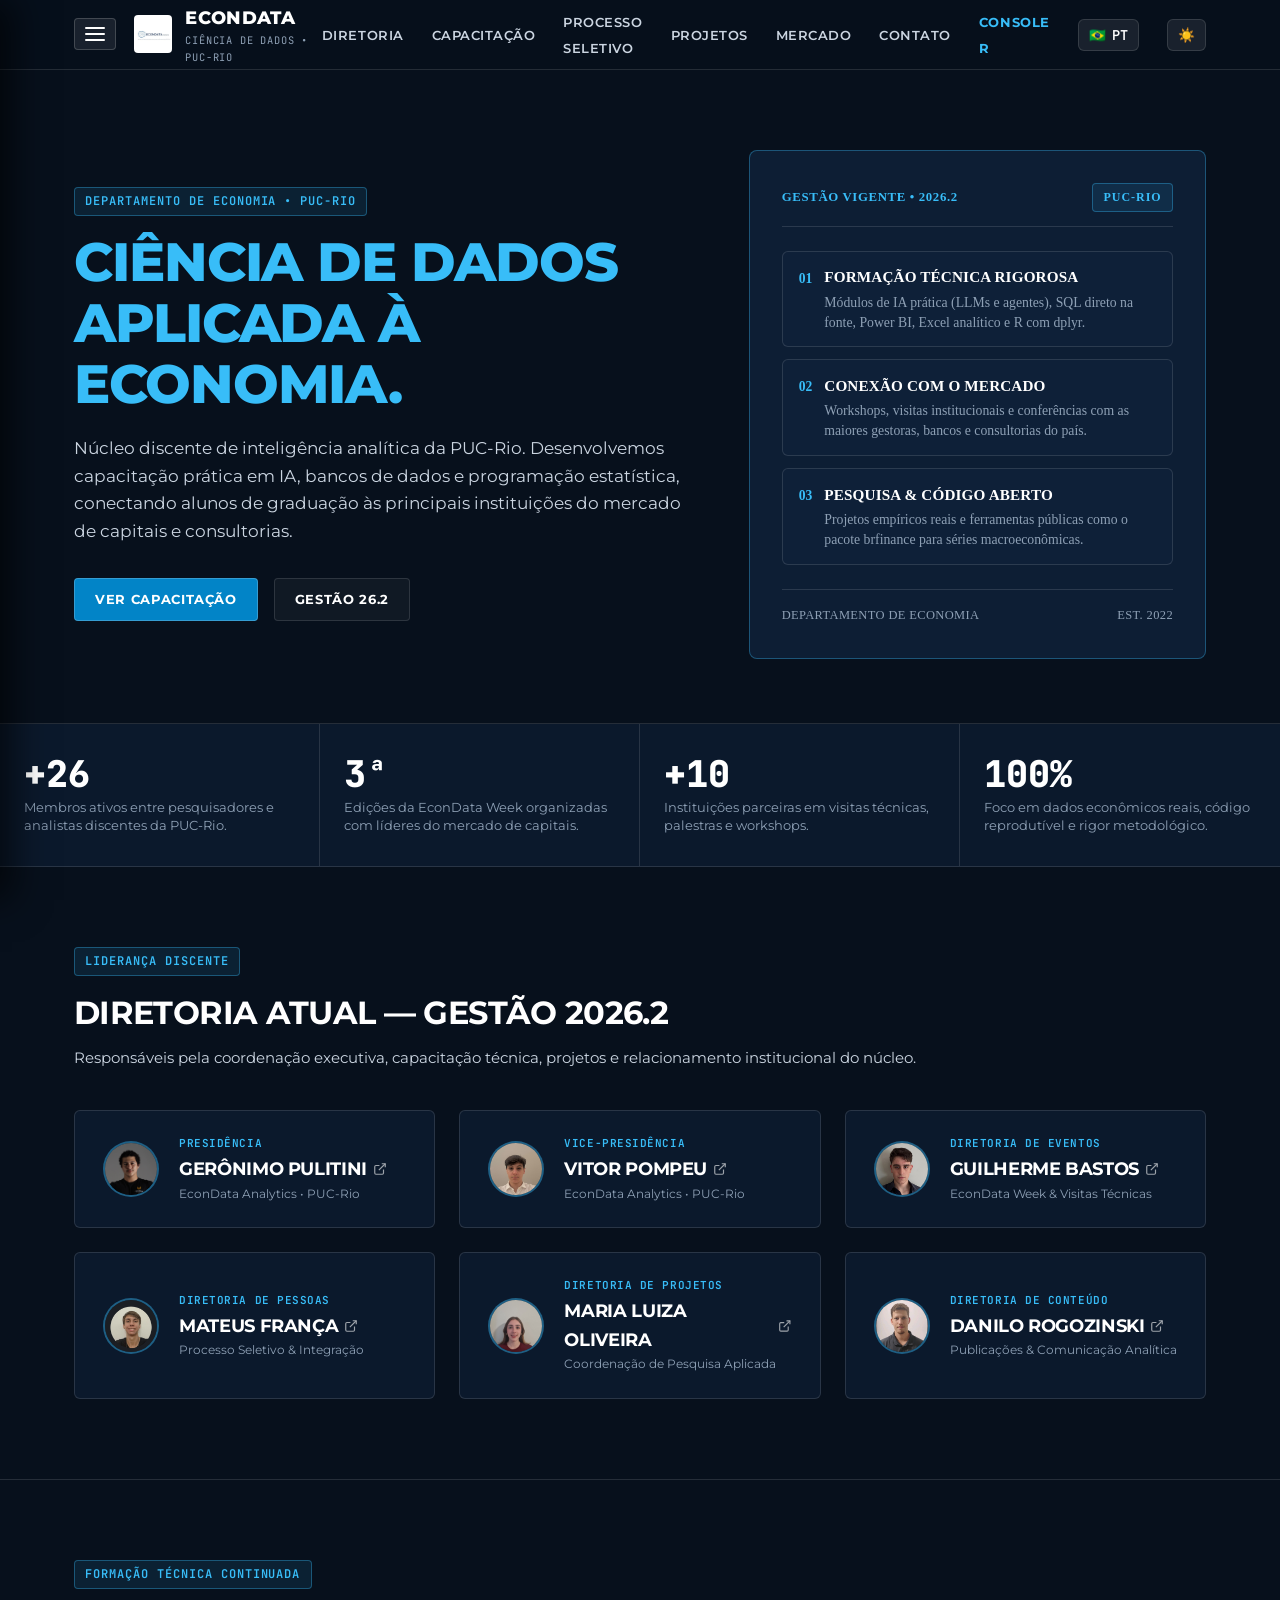
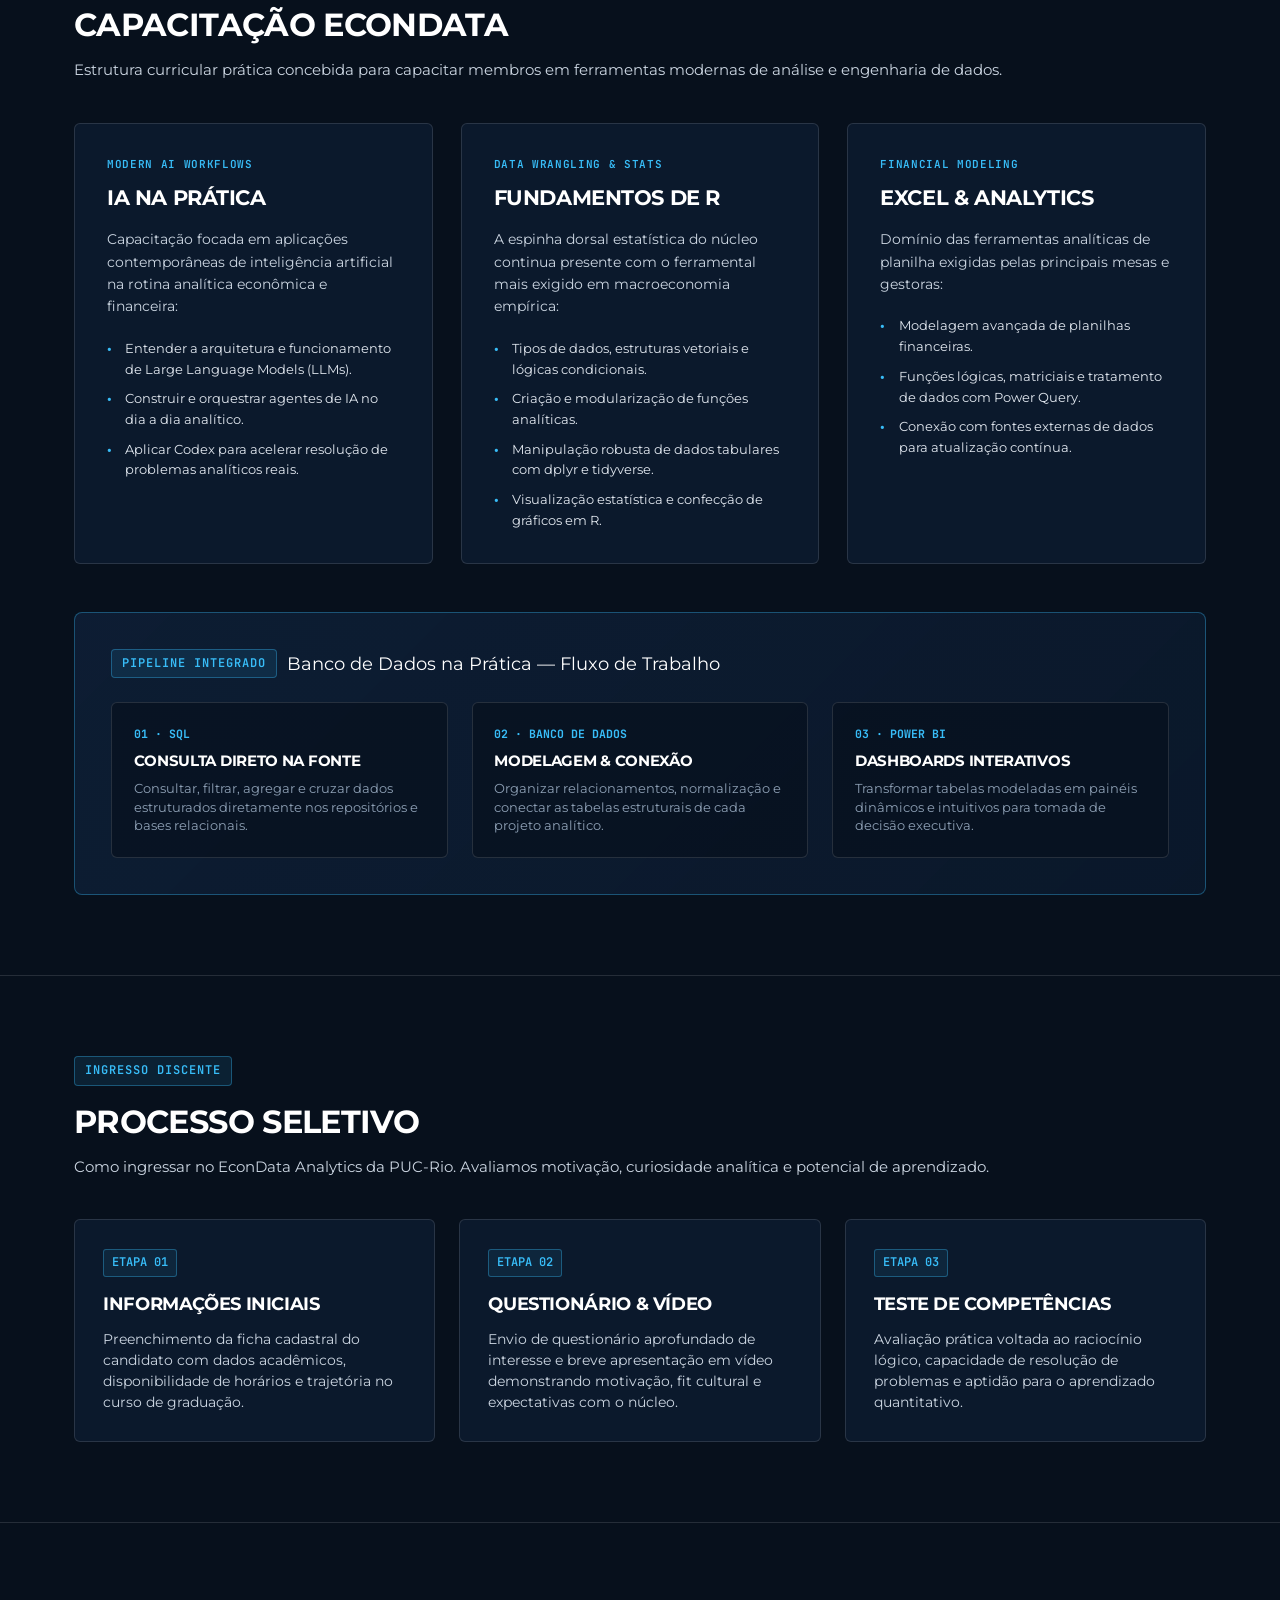
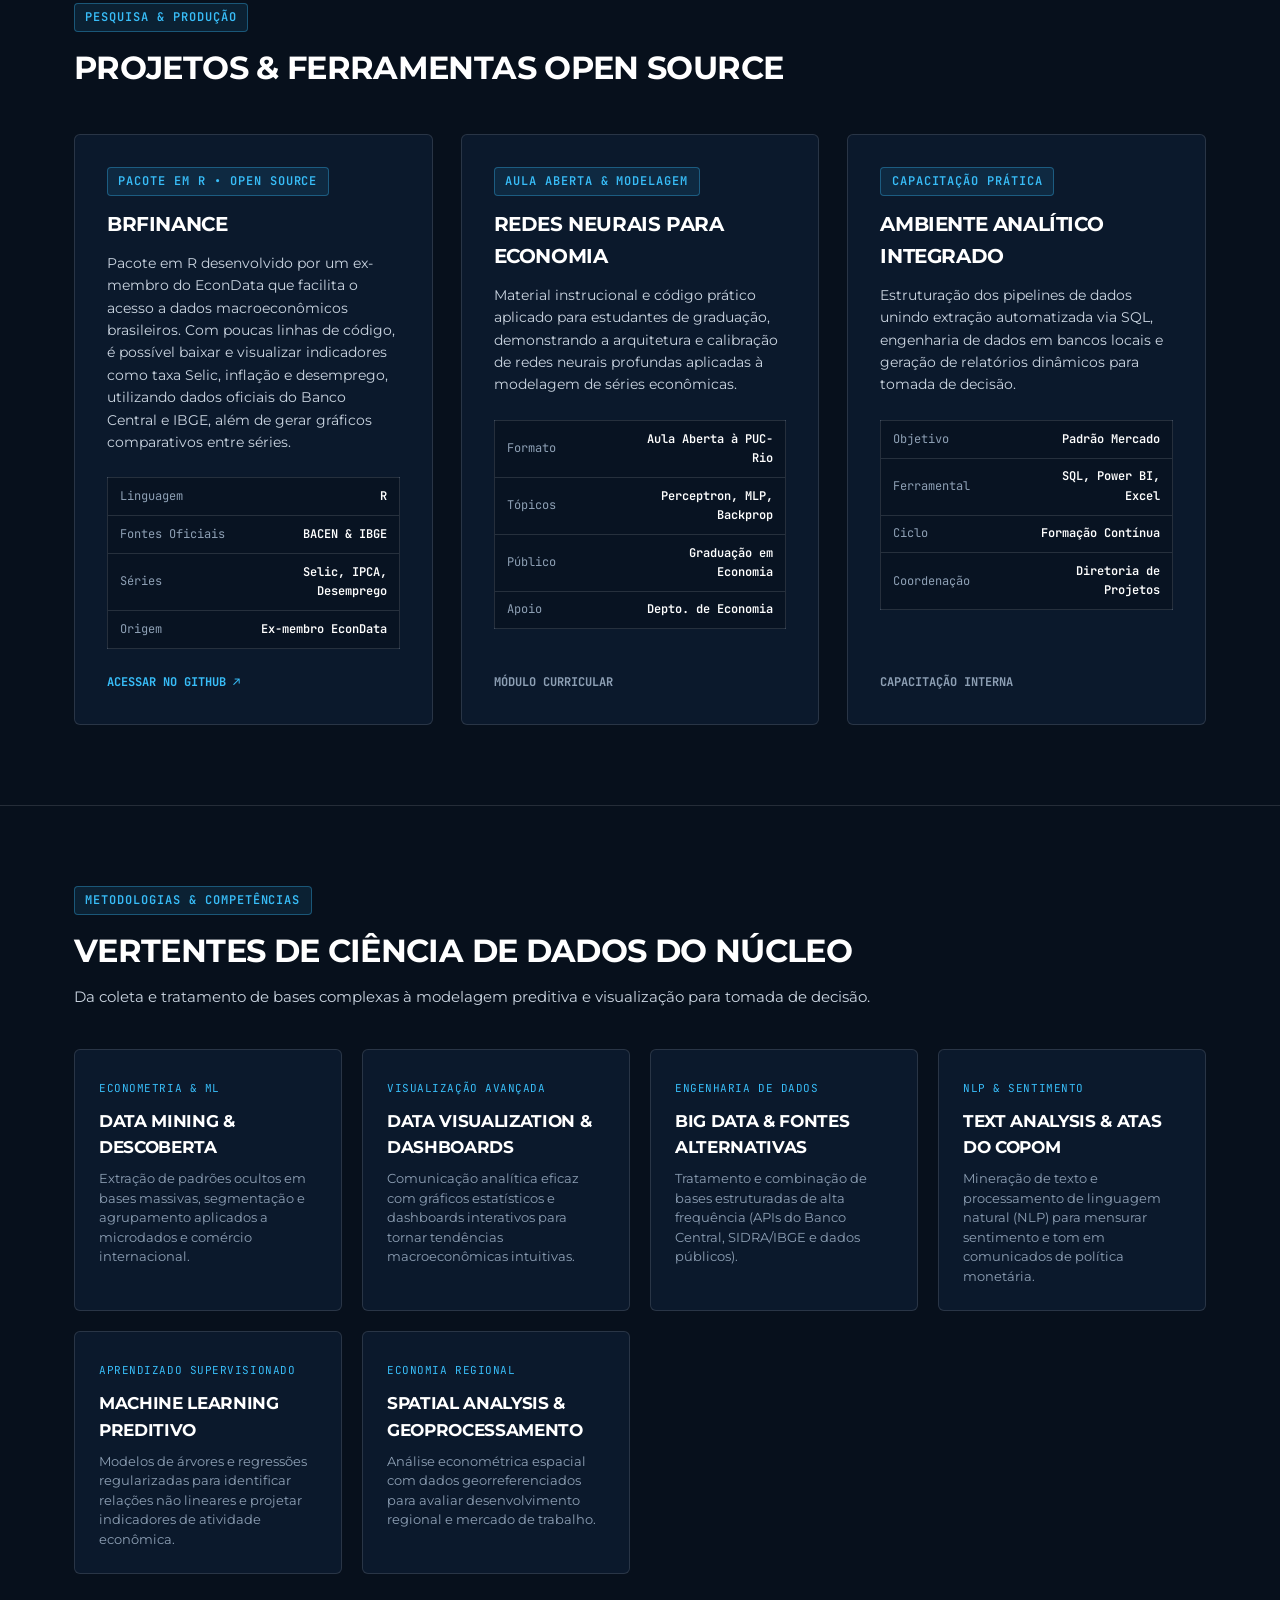
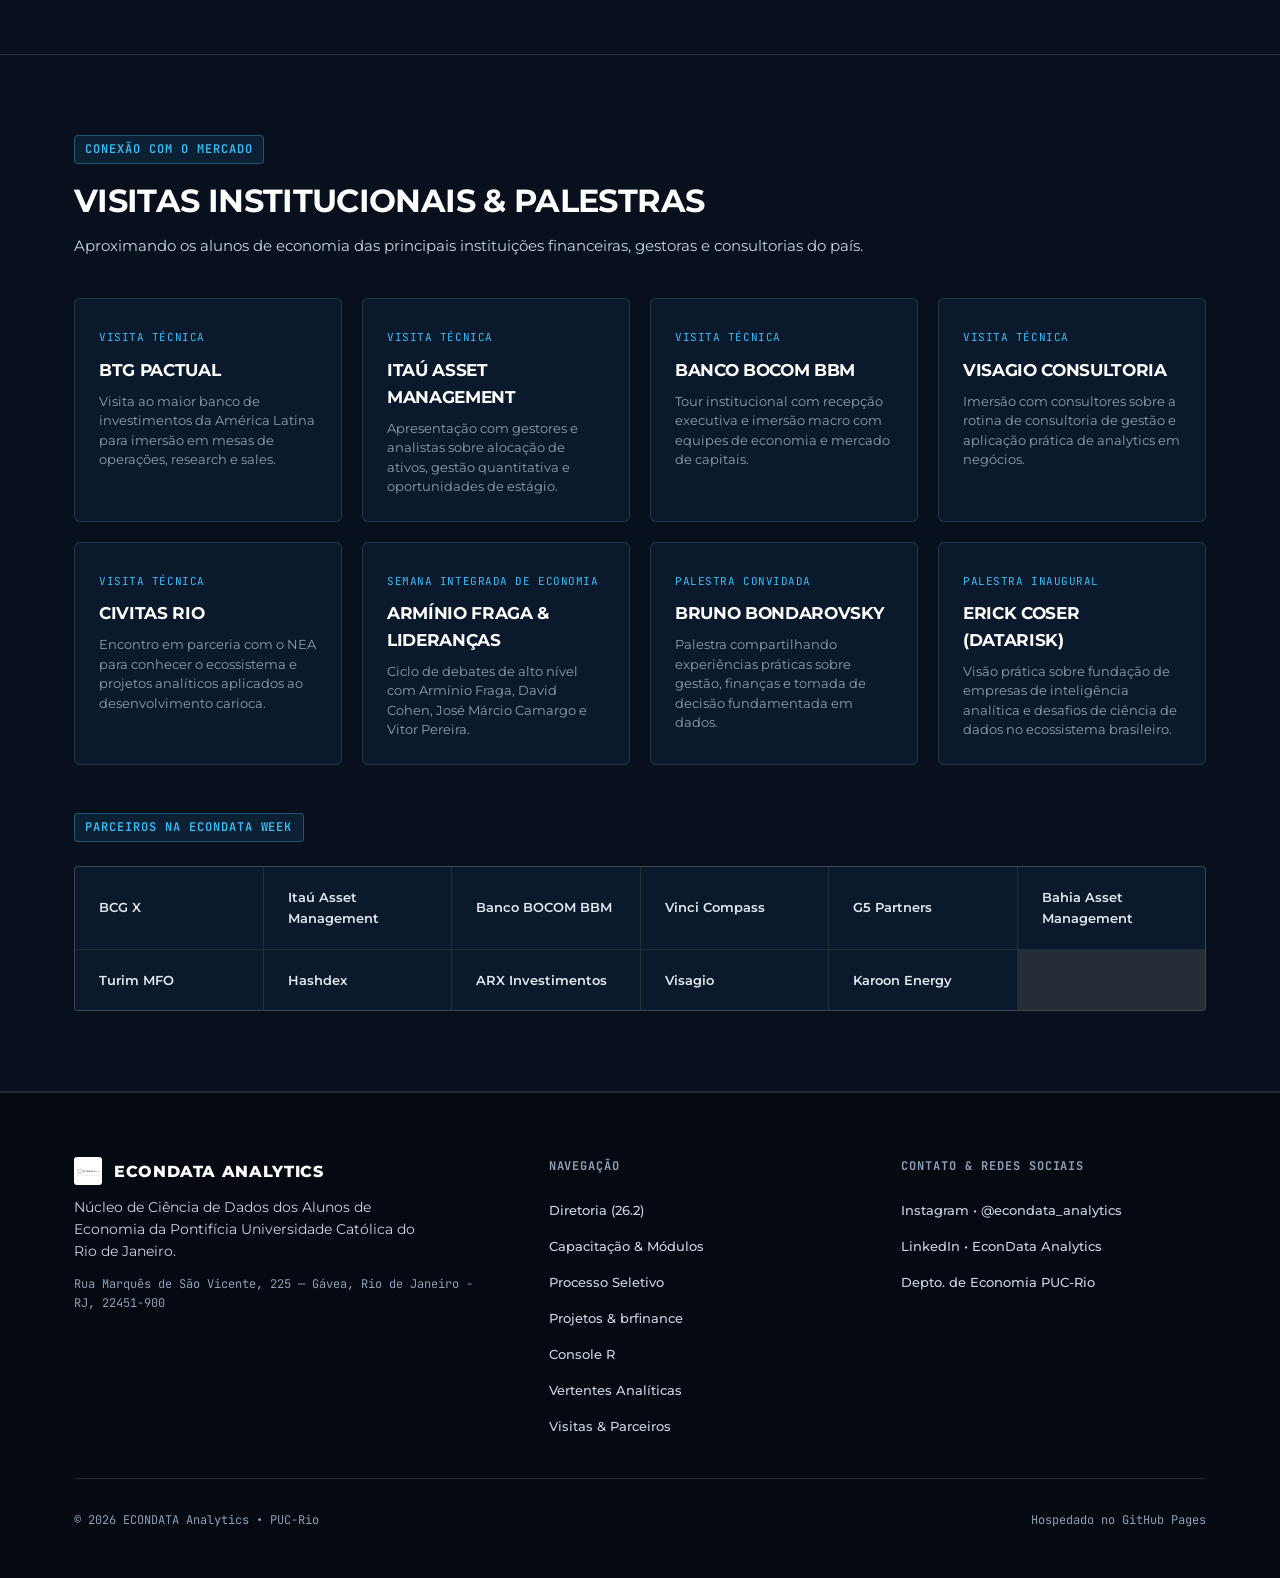
<file: index.html>
<!DOCTYPE html>
<html lang="pt-BR">
<head>
  <meta charset="UTF-8">
  <meta name="viewport" content="width=device-width, initial-scale=1.0">
  <title>ECONDATA Analytics — Núcleo de Ciência de Dados PUC-Rio</title>
  <meta name="description" content="ECONDATA Analytics — Núcleo de Ciência de Dados dos Alunos de Economia da PUC-Rio. Modelagem empírica, capacitação técnica, inteligência artificial, bancos de dados e conexão direta com o mercado financeiro.">
  <meta property="og:type" content="website">
  <meta property="og:title" content="ECONDATA Analytics — PUC-Rio">
  <meta property="og:description" content="Núcleo de Ciência de Dados dos Alunos de Economia da PUC-Rio. Formação técnica rigorosa, diretoria 26.2 e projetos reais.">
  <meta property="og:url" content="https://daniei-adler.github.io/econdata_site/">
  <link rel="icon" type="image/png" href="assets/img/econdata_logo_full.png">
  <link rel="preconnect" href="https://fonts.googleapis.com">
  <link rel="preconnect" href="https://fonts.gstatic.com" crossorigin>
  <link href="https://fonts.googleapis.com/css2?family=Montserrat:wght@400;500;600;700;800&family=JetBrains+Mono:wght@400;500;600&display=swap" rel="stylesheet">
  <link rel="stylesheet" href="assets/css/style.css?v=2.4">
</head>
<body>

  <header class="header">
    <div class="container nav-container">
      <div class="header-left-group">
        <button class="drawer-toggle-btn" id="drawerToggleBtn" aria-label="Abrir Menu Principal" onclick="openDrawer()">
          <span></span>
          <span></span>
          <span></span>
        </button>

        <a href="#" class="brand" onclick="showMainFlow()">
          <img src="assets/img/econdata_logo_full.png" alt="Logo EconData Analytics" class="brand-logo-img">
          <div class="brand-text-block">
            <span class="brand-title">ECONDATA</span>
            <span class="brand-subtitle" data-i18n="brandSubtitle">CIÊNCIA DE DADOS • PUC-RIO</span>
          </div>
        </a>
      </div>

      <nav>
        <ul class="nav-menu">
          <li><a href="#diretoria" class="nav-link" onclick="showMainFlow()" data-i18n="navDiretoria">Diretoria</a></li>
          <li><a href="#capacitacao" class="nav-link" onclick="showMainFlow()" data-i18n="navCapacitacao">Capacitação</a></li>
          <li><a href="#processo-seletivo" class="nav-link" onclick="showMainFlow()" data-i18n="navProcessoSeletivo">Processo Seletivo</a></li>
          <li><a href="#projetos" class="nav-link" onclick="showMainFlow()" data-i18n="navProjetos">Projetos</a></li>
          <li><a href="#visitas" class="nav-link" onclick="showMainFlow()" data-i18n="navMercado">Mercado</a></li>
          <li><a href="#contato" class="nav-link" onclick="showMainFlow()" data-i18n="navContato">Contato</a></li>
          <li><a href="#console" class="nav-link" onclick="showConsoleTab(); return false;" style="color: var(--accent-cyan); font-weight: 700;" data-i18n="navConsole">Console R</a></li>
          <li>
            <button class="lang-toggle-btn" id="langToggleBtn" onclick="toggleLanguage()" aria-label="Alternar Idioma (PT/EN)" title="Switch Language / Alternar Idioma">
              <span id="langToggleFlag">🇧🇷</span>
              <span id="langToggleLabel">PT</span>
            </button>
          </li>
          <li>
            <button class="theme-toggle-btn" id="themeToggleBtn" onclick="toggleTheme()" aria-label="Alternar Tema Claro/Escuro" title="Alternar Tema Claro/Escuro">
              <span id="themeToggleIcon">☀️</span>
            </button>
          </li>
        </ul>
      </nav>
    </div>
  </header>

  <!-- Drawer Menu Lateral (Estilo Gama) -->
  <div class="drawer-overlay" id="drawerOverlay" onclick="closeDrawer()"></div>
  <aside class="side-drawer" id="sideDrawer" aria-label="Menu Lateral">
    <div class="drawer-header">
      <div class="brand" style="gap: 0.65rem;">
        <img src="assets/img/econdata_logo_full.png" alt="Logo EconData" style="height: 30px; width: auto; border-radius: 3px;">
        <div class="brand-text-block">
          <span style="font-size: 1rem; font-weight: 800; color: #FFFFFF;">ECONDATA</span>
          <span style="font-size: 0.6rem; color: var(--text-muted); font-family: var(--font-mono);">PUC-RIO</span>
        </div>
      </div>
      <button class="drawer-close-btn" id="drawerCloseBtn" aria-label="Fechar Menu" onclick="closeDrawer()">✕</button>
    </div>

    <nav class="drawer-nav">
      <a href="#diretoria" class="drawer-item-btn" onclick="showMainFlow(); closeDrawer()">
        <span data-i18n="drawerDiretoria">Diretoria (26.2)</span> <span>→</span>
      </a>
      <a href="#capacitacao" class="drawer-item-btn" onclick="showMainFlow(); closeDrawer()">
        <span data-i18n="drawerCapacitacao">Capacitação & Módulos</span> <span>→</span>
      </a>
      <a href="#processo-seletivo" class="drawer-item-btn" onclick="showMainFlow(); closeDrawer()">
        <span data-i18n="drawerProcessoSeletivo">Processo Seletivo</span> <span>→</span>
      </a>
      <a href="#projetos" class="drawer-item-btn" onclick="showMainFlow(); closeDrawer()">
        <span data-i18n="drawerProjetos">Projetos & brfinance</span> <span>→</span>
      </a>
      <a href="#areas" class="drawer-item-btn" onclick="showMainFlow(); closeDrawer()">
        <span data-i18n="drawerAreas">Vertentes Analíticas</span> <span>→</span>
      </a>
      <a href="#visitas" class="drawer-item-btn" onclick="showMainFlow(); closeDrawer()">
        <span data-i18n="drawerVisitas">Visitas & Parceiros</span> <span>→</span>
      </a>
      <a href="#contato" class="drawer-item-btn" onclick="showMainFlow(); closeDrawer()">
        <span data-i18n="drawerContato">Contato & Redes</span> <span>→</span>
      </a>
      <a href="#console" class="drawer-item-btn highlight-console" onclick="showConsoleTab(); closeDrawer(); return false;">
        <span data-i18n="drawerConsole">📊 Console R</span> <span>→</span>
      </a>
      <button class="drawer-item-btn" onclick="toggleLanguage()" style="margin-top: 0.5rem; border: 1px dashed var(--border-blue);">
        <span id="drawerLangLabel">🇺🇸 Switch to English</span> <span>🌐</span>
      </button>
      <button class="drawer-item-btn" onclick="toggleTheme()" style="margin-top: 0.35rem; border: 1px dashed var(--border-subtle);">
        <span id="drawerThemeLabel">☀️ Mudar para Tema Claro</span> <span>🌓</span>
      </button>
    </nav>

    <div class="drawer-footer">
      <a href="https://github.com/danieI-adler/econdata_site" target="_blank" rel="noopener noreferrer">
        <svg width="14" height="14" viewBox="0 0 24 24" fill="currentColor"><path d="M12 0C5.37 0 0 5.37 0 12c0 5.31 3.435 9.795 8.205 11.385.6.105.825-.255.825-.57 0-.285-.015-1.23-.015-2.235-3.015.555-3.795-.735-4.035-1.41-.135-.345-.72-1.41-1.23-1.695-.42-.225-1.02-.78-.015-.795.945-.015 1.62.87 1.845 1.23 1.08 1.815 2.805 1.305 3.495.99.105-.78.42-1.305.765-1.605-2.67-.3-5.46-1.335-5.46-5.925 0-1.305.465-2.385 1.23-3.225-.12-.3-.54-1.53.12-3.18 0 0 1.005-.315 3.3 1.23.96-.27 1.98-.405 3-.405s2.04.135 3 .405c2.295-1.56 3.3-1.23 3.3-1.23.66 1.65.24 2.88.12 3.18.765.84 1.23 1.905 1.23 3.225 0 4.605-2.805 5.625-5.475 5.925.435.375.81 1.095.81 2.22 0 1.605-.015 2.895-.015 3.3 0 .315.225.69.825.57A12.02 12.02 0 0024 12c0-6.63-5.37-12-12-12z"/></svg>
        <span data-i18n="drawerGithub">Repositório GitHub</span>
      </a>
      <a href="https://br.linkedin.com/company/econdata-analytics" target="_blank" rel="noopener noreferrer">
        <svg width="14" height="14" viewBox="0 0 24 24" fill="currentColor"><path d="M19 0h-14c-2.761 0-5 2.239-5 5v14c0 2.761 2.239 5 5 5h14c2.762 0 5-2.239 5-5v-14c0-2.761-2.238-5-5-5zm-11 19h-3v-11h3v11zm-1.5-12.268c-.966 0-1.75-.79-1.75-1.764s.784-1.764 1.75-1.764 1.75.79 1.75 1.764-.783 1.764-1.75 1.764zm13.5 12.268h-3v-5.604c0-3.368-4-3.113-4 0v5.604h-3v-11h3v1.765c1.396-2.586 7-2.777 7 2.476v6.759z"/></svg>
        <span data-i18n="drawerLinkedin">LinkedIn Institucional</span>
      </a>
    </div>
  </aside>

  <!-- Conteúdo Principal do Site (Fluxo Contínuo) -->
  <main class="main-content-flow" id="mainFlow">
  <section class="hero">
    <div class="container hero-grid">
      <div>
        <div class="mono-tag" data-i18n="heroDept">DEPARTAMENTO DE ECONOMIA • PUC-RIO</div>
        <h1 class="hero-title">
          <span data-i18n="heroTitlePrefix">CIÊNCIA DE DADOS APLICADA À </span><span data-i18n="heroTitleSpan">ECONOMIA</span><span data-i18n="heroTitleDot">.</span>
        </h1>
        <p class="hero-lead" data-i18n="heroLead">
          Núcleo discente de inteligência analítica da PUC-Rio. Desenvolvemos capacitação prática em IA, bancos de dados e programação estatística, conectando alunos de graduação às principais instituições do mercado de capitais e consultorias.
        </p>
        <div class="hero-actions">
          <a href="#capacitacao" class="btn btn-primary" data-i18n="heroBtnPrimary">Ver Capacitação</a>
          <a href="#diretoria" class="btn btn-ghost" data-i18n="heroBtnGhost">Gestão 26.2</a>
        </div>
      </div>

      <div class="hero-executive-card">
        <div class="hec-header">
          <span class="hec-badge" data-i18n="hecBadge">GESTÃO VIGENTE • 2026.2</span>
          <span class="mono-tag">PUC-RIO</span>
        </div>
        <div class="hec-pillars">
          <div class="hec-pillar-item">
            <span class="hec-pillar-num">01</span>
            <div class="hec-pillar-content">
              <h4 data-i18n="hecPillar1Title">Formação Técnica Rigorosa</h4>
              <p data-i18n="hecPillar1Desc">Módulos de IA prática (LLMs e agentes), SQL direto na fonte, Power BI, Excel analítico e R com dplyr.</p>
            </div>
          </div>
          <div class="hec-pillar-item">
            <span class="hec-pillar-num">02</span>
            <div class="hec-pillar-content">
              <h4 data-i18n="hecPillar2Title">Conexão com o Mercado</h4>
              <p data-i18n="hecPillar2Desc">Workshops, visitas institucionais e conferências com as maiores gestoras, bancos e consultorias do país.</p>
            </div>
          </div>
          <div class="hec-pillar-item">
            <span class="hec-pillar-num">03</span>
            <div class="hec-pillar-content">
              <h4 data-i18n="hecPillar3Title">Pesquisa & Código Aberto</h4>
              <p data-i18n="hecPillar3Desc">Projetos empíricos reais e ferramentas públicas como o pacote brfinance para séries macroeconômicas.</p>
            </div>
          </div>
        </div>
        <div class="hec-footer">
          <span data-i18n="hecDept">DEPARTAMENTO DE ECONOMIA</span>
          <span data-i18n="hecEst">EST. 2022</span>
        </div>
      </div>
    </div>
  </section>

  <section class="stats-strip">
    <div class="stat-cell">
      <div class="stat-big tabular-num">+26</div>
      <div class="stat-desc" data-i18n="stat1Desc">Membros ativos entre pesquisadores e analistas discentes da PUC-Rio.</div>
    </div>
    <div class="stat-cell">
      <div class="stat-big tabular-num">3ª</div>
      <div class="stat-desc" data-i18n="stat2Desc">Edições da EconData Week organizadas com líderes do mercado de capitais.</div>
    </div>
    <div class="stat-cell">
      <div class="stat-big tabular-num">+10</div>
      <div class="stat-desc" data-i18n="stat3Desc">Instituições parceiras em visitas técnicas, palestras e workshops.</div>
    </div>
    <div class="stat-cell">
      <div class="stat-big tabular-num">100%</div>
      <div class="stat-desc" data-i18n="stat4Desc">Foco em dados econômicos reais, código reprodutível e rigor metodológico.</div>
    </div>
  </section>

  <section class="section" id="diretoria">
    <div class="container">
      <div class="section-head">
        <span class="mono-tag" data-i18n="dirTag">LIDERANÇA DISCENTE</span>
        <h2 class="section-title" data-i18n="dirTitle">Diretoria Atual — Gestão 2026.2</h2>
        <p style="margin-top: 0.5rem;" data-i18n="dirSubtitle">Responsáveis pela coordenação executiva, capacitação técnica, projetos e relacionamento institucional do núcleo.</p>
      </div>

      <div class="leadership-grid">
        <div class="leadership-card">
          <div class="leadership-avatar">
            <img src="assets/img/diretoria/geronimo_pulitini.png" alt="Foto de Gerônimo Pulitini">
          </div>
          <div class="leadership-info">
            <span class="leadership-role" data-i18n="rolePresidencia">Presidência</span>
            <h3 class="leadership-name">
              <a href="https://www.linkedin.com/in/geronimosp" target="_blank" rel="noopener noreferrer">
                Gerônimo Pulitini
                <svg viewBox="0 0 24 24" fill="none" stroke="currentColor" stroke-width="2"><path d="M18 13v6a2 2 0 0 1-2 2H5a2 2 0 0 1-2-2V8a2 2 0 0 1 2-2h6"></path><polyline points="15 3 21 3 21 9"></polyline><line x1="10" y1="14" x2="21" y2="3"></line></svg>
              </a>
            </h3>
            <span class="leadership-meta">EconData Analytics • PUC-Rio</span>
          </div>
        </div>

        <div class="leadership-card">
          <div class="leadership-avatar">
            <img src="assets/img/diretoria/vitor_pompeu.png" alt="Foto de Vitor Pompeu">
          </div>
          <div class="leadership-info">
            <span class="leadership-role" data-i18n="roleVicePresidencia">Vice-Presidência</span>
            <h3 class="leadership-name">
              <a href="https://www.linkedin.com/in/vitor-pompeu-salom%C3%A3o-a79011377" target="_blank" rel="noopener noreferrer">
                Vitor Pompeu
                <svg viewBox="0 0 24 24" fill="none" stroke="currentColor" stroke-width="2"><path d="M18 13v6a2 2 0 0 1-2 2H5a2 2 0 0 1-2-2V8a2 2 0 0 1 2-2h6"></path><polyline points="15 3 21 3 21 9"></polyline><line x1="10" y1="14" x2="21" y2="3"></line></svg>
              </a>
            </h3>
            <span class="leadership-meta">EconData Analytics • PUC-Rio</span>
          </div>
        </div>

        <div class="leadership-card">
          <div class="leadership-avatar">
            <img src="assets/img/diretoria/guilherme_bastos.png" alt="Foto de Guilherme Bastos">
          </div>
          <div class="leadership-info">
            <span class="leadership-role" data-i18n="roleEventos">Diretoria de Eventos</span>
            <h3 class="leadership-name">
              <a href="https://www.linkedin.com/in/guilherme-bastos-938b31382" target="_blank" rel="noopener noreferrer">
                Guilherme Bastos
                <svg viewBox="0 0 24 24" fill="none" stroke="currentColor" stroke-width="2"><path d="M18 13v6a2 2 0 0 1-2 2H5a2 2 0 0 1-2-2V8a2 2 0 0 1 2-2h6"></path><polyline points="15 3 21 3 21 9"></polyline><line x1="10" y1="14" x2="21" y2="3"></line></svg>
              </a>
            </h3>
            <span class="leadership-meta" data-i18n="metaEventos">EconData Week & Visitas Técnicas</span>
          </div>
        </div>

        <div class="leadership-card">
          <div class="leadership-avatar">
            <img src="assets/img/diretoria/mateus_franca.png" alt="Foto de Mateus França">
          </div>
          <div class="leadership-info">
            <span class="leadership-role" data-i18n="rolePessoas">Diretoria de Pessoas</span>
            <h3 class="leadership-name">
              <a href="https://www.linkedin.com/in/mateusfrancaleite" target="_blank" rel="noopener noreferrer">
                Mateus França
                <svg viewBox="0 0 24 24" fill="none" stroke="currentColor" stroke-width="2"><path d="M18 13v6a2 2 0 0 1-2 2H5a2 2 0 0 1-2-2V8a2 2 0 0 1 2-2h6"></path><polyline points="15 3 21 3 21 9"></polyline><line x1="10" y1="14" x2="21" y2="3"></line></svg>
              </a>
            </h3>
            <span class="leadership-meta" data-i18n="metaPessoas">Processo Seletivo & Integração</span>
          </div>
        </div>

        <div class="leadership-card">
          <div class="leadership-avatar">
            <img src="assets/img/diretoria/maria_luiza_oliveira.jpg" alt="Foto de Maria Luiza Oliveira">
          </div>
          <div class="leadership-info">
            <span class="leadership-role" data-i18n="roleProjetos">Diretoria de Projetos</span>
            <h3 class="leadership-name">
              <a href="https://www.linkedin.com/in/maria-luiza-de-oliveira-126754383" target="_blank" rel="noopener noreferrer">
                Maria Luiza Oliveira
                <svg viewBox="0 0 24 24" fill="none" stroke="currentColor" stroke-width="2"><path d="M18 13v6a2 2 0 0 1-2 2H5a2 2 0 0 1-2-2V8a2 2 0 0 1 2-2h6"></path><polyline points="15 3 21 3 21 9"></polyline><line x1="10" y1="14" x2="21" y2="3"></line></svg>
              </a>
            </h3>
            <span class="leadership-meta" data-i18n="metaProjetos">Coordenação de Pesquisa Aplicada</span>
          </div>
        </div>

        <div class="leadership-card">
          <div class="leadership-avatar">
            <img src="assets/img/diretoria/danilo_rogozinski.jpg" alt="Foto de Danilo Rogozinski">
          </div>
          <div class="leadership-info">
            <span class="leadership-role" data-i18n="roleConteudo">Diretoria de Conteúdo</span>
            <h3 class="leadership-name">
              <a href="https://www.linkedin.com/in/danilo-rogozinski-415036369" target="_blank" rel="noopener noreferrer">
                Danilo Rogozinski
                <svg viewBox="0 0 24 24" fill="none" stroke="currentColor" stroke-width="2"><path d="M18 13v6a2 2 0 0 1-2 2H5a2 2 0 0 1-2-2V8a2 2 0 0 1 2-2h6"></path><polyline points="15 3 21 3 21 9"></polyline><line x1="10" y1="14" x2="21" y2="3"></line></svg>
              </a>
            </h3>
            <span class="leadership-meta" data-i18n="metaConteudo">Publicações & Comunicação Analítica</span>
          </div>
        </div>
      </div>
    </div>
  </section>

  <section class="section" id="capacitacao">
    <div class="container">
      <div class="section-head">
        <span class="mono-tag" data-i18n="capTag">FORMAÇÃO TÉCNICA CONTINUADA</span>
        <h2 class="section-title" data-i18n="capTitle">Capacitação EconData</h2>
        <p style="margin-top: 0.5rem;" data-i18n="capSubtitle">Estrutura curricular prática concebida para capacitar membros em ferramentas modernas de análise e engenharia de dados.</p>
      </div>

      <div class="training-modules-grid">
        <div class="module-card">
          <div>
            <span class="module-tag" data-i18n="mod1Tag">MODERN AI WORKFLOWS</span>
            <h3 class="module-title" data-i18n="mod1Title">IA na Prática</h3>
            <p class="module-desc" data-i18n="mod1Desc">Capacitação focada em aplicações contemporâneas de inteligência artificial na rotina analítica econômica e financeira:</p>
            <ul class="module-list">
              <li data-i18n="mod1Li1">Entender a arquitetura e funcionamento de Large Language Models (LLMs).</li>
              <li data-i18n="mod1Li2">Construir e orquestrar agentes de IA no dia a dia analítico.</li>
              <li data-i18n="mod1Li3">Aplicar Codex para acelerar resolução de problemas analíticos reais.</li>
            </ul>
          </div>
        </div>

        <div class="module-card">
          <div>
            <span class="module-tag" data-i18n="mod2Tag">DATA WRANGLING & STATS</span>
            <h3 class="module-title" data-i18n="mod2Title">Fundamentos de R</h3>
            <p class="module-desc" data-i18n="mod2Desc">A espinha dorsal estatística do núcleo continua presente com o ferramental mais exigido em macroeconomia empírica:</p>
            <ul class="module-list">
              <li data-i18n="mod2Li1">Tipos de dados, estruturas vetoriais e lógicas condicionais.</li>
              <li data-i18n="mod2Li2">Criação e modularização de funções analíticas.</li>
              <li data-i18n="mod2Li3">Manipulação robusta de dados tabulares com dplyr e tidyverse.</li>
              <li data-i18n="mod2Li4">Visualização estatística e confecção de gráficos em R.</li>
            </ul>
          </div>
        </div>

        <div class="module-card">
          <div>
            <span class="module-tag" data-i18n="mod3Tag">FINANCIAL MODELING</span>
            <h3 class="module-title" data-i18n="mod3Title">Excel & Analytics</h3>
            <p class="module-desc" data-i18n="mod3Desc">Domínio das ferramentas analíticas de planilha exigidas pelas principais mesas e gestoras:</p>
            <ul class="module-list">
              <li data-i18n="mod3Li1">Modelagem avançada de planilhas financeiras.</li>
              <li data-i18n="mod3Li2">Funções lógicas, matriciais e tratamento de dados com Power Query.</li>
              <li data-i18n="mod3Li3">Conexão com fontes externas de dados para atualização contínua.</li>
            </ul>
          </div>
        </div>
      </div>

      <div class="db-flow-container">
        <div class="db-flow-title">
          <span class="mono-tag" data-i18n="pipeTag">PIPELINE INTEGRADO</span>
          <span data-i18n="pipeTitle">Banco de Dados na Prática — Fluxo de Trabalho</span>
        </div>
        <div class="flow-steps">
          <div class="flow-step-card">
            <span class="flow-step-num" data-i18n="pipeStep1Num">01 · SQL</span>
            <h4 data-i18n="pipeStep1Title">Consulta Direto na Fonte</h4>
            <p data-i18n="pipeStep1Desc">Consultar, filtrar, agregar e cruzar dados estruturados diretamente nos repositórios e bases relacionais.</p>
          </div>
          <div class="flow-step-card">
            <span class="flow-step-num" data-i18n="pipeStep2Num">02 · BANCO DE DADOS</span>
            <h4 data-i18n="pipeStep2Title">Modelagem & Conexão</h4>
            <p data-i18n="pipeStep2Desc">Organizar relacionamentos, normalização e conectar as tabelas estruturais de cada projeto analítico.</p>
          </div>
          <div class="flow-step-card">
            <span class="flow-step-num" data-i18n="pipeStep3Num">03 · POWER BI</span>
            <h4 data-i18n="pipeStep3Title">Dashboards Interativos</h4>
            <p data-i18n="pipeStep3Desc">Transformar tabelas modeladas em painéis dinâmicos e intuitivos para tomada de decisão executiva.</p>
          </div>
        </div>
      </div>
    </div>
  </section>

  <section class="section" id="processo-seletivo">
    <div class="container">
      <div class="section-head">
        <span class="mono-tag" data-i18n="psTag">INGRESSO DISCENTE</span>
        <h2 class="section-title" data-i18n="psTitle">Processo Seletivo</h2>
        <p style="margin-top: 0.5rem;" data-i18n="psSubtitle">Como ingressar no EconData Analytics da PUC-Rio. Avaliamos motivação, curiosidade analítica e potencial de aprendizado.</p>
      </div>

      <div class="ps-timeline">
        <div class="ps-card">
          <span class="ps-badge" data-i18n="ps1Badge">ETAPA 01</span>
          <h3 class="ps-title" data-i18n="ps1Title">Informações Iniciais</h3>
          <p class="ps-desc" data-i18n="ps1Desc">Preenchimento da ficha cadastral do candidato com dados acadêmicos, disponibilidade de horários e trajetória no curso de graduação.</p>
        </div>

        <div class="ps-card">
          <span class="ps-badge" data-i18n="ps2Badge">ETAPA 02</span>
          <h3 class="ps-title" data-i18n="ps2Title">Questionário & Vídeo</h3>
          <p class="ps-desc" data-i18n="ps2Desc">Envio de questionário aprofundado de interesse e breve apresentação em vídeo demonstrando motivação, fit cultural e expectativas com o núcleo.</p>
        </div>

        <div class="ps-card">
          <span class="ps-badge" data-i18n="ps3Badge">ETAPA 03</span>
          <h3 class="ps-title" data-i18n="ps3Title">Teste de Competências</h3>
          <p class="ps-desc" data-i18n="ps3Desc">Avaliação prática voltada ao raciocínio lógico, capacidade de resolução de problemas e aptidão para o aprendizado quantitativo.</p>
        </div>
      </div>
    </div>
  </section>

  <section class="section" id="projetos">
    <div class="container">
      <div class="section-head">
        <span class="mono-tag" data-i18n="projTag">PESQUISA & PRODUÇÃO</span>
        <h2 class="section-title" data-i18n="projTitle">Projetos & Ferramentas Open Source</h2>
      </div>

      <div class="projects-grid">
        <div class="project-card">
          <div>
            <span class="mono-tag" data-i18n="p1Tag">PACOTE EM R • OPEN SOURCE</span>
            <h3 class="project-title">brfinance</h3>
            <p class="project-body" data-i18n="p1Desc">
              Pacote em R desenvolvido por um ex-membro do EconData que facilita o acesso a dados macroeconômicos brasileiros. Com poucas linhas de código, é possível baixar e visualizar indicadores como taxa Selic, inflação e desemprego, utilizando dados oficiais do Banco Central e IBGE, além de gerar gráficos comparativos entre séries.
            </p>
            <table class="project-meta-table">
              <tr>
                <td class="pmt-label" data-i18n="p1LabelLang">Linguagem</td>
                <td class="pmt-val">R</td>
              </tr>
              <tr>
                <td class="pmt-label" data-i18n="p1LabelSources">Fontes Oficiais</td>
                <td class="pmt-val">BACEN & IBGE</td>
              </tr>
              <tr>
                <td class="pmt-label" data-i18n="p1LabelSeries">Séries</td>
                <td class="pmt-val" data-i18n="p1ValSeries">Selic, IPCA, Desemprego</td>
              </tr>
              <tr>
                <td class="pmt-label" data-i18n="p1LabelOrigin">Origem</td>
                <td class="pmt-val" data-i18n="p1ValOrigin">Ex-membro EconData</td>
              </tr>
            </table>
          </div>
          <a href="https://github.com/efram2/brfinance" target="_blank" rel="noopener noreferrer" class="project-link" data-i18n="p1Link">
            Acessar no GitHub ↗
          </a>
        </div>

        <div class="project-card">
          <div>
            <span class="mono-tag" data-i18n="p2Tag">AULA ABERTA & MODELAGEM</span>
            <h3 class="project-title" data-i18n="p2Title">Redes Neurais para Economia</h3>
            <p class="project-body" data-i18n="p2Desc">
              Material instrucional e código prático aplicado para estudantes de graduação, demonstrando a arquitetura e calibração de redes neurais profundas aplicadas à modelagem de séries econômicas.
            </p>
            <table class="project-meta-table">
              <tr>
                <td class="pmt-label" data-i18n="p2LabelFormat">Formato</td>
                <td class="pmt-val" data-i18n="p2ValFormat">Aula Aberta à PUC-Rio</td>
              </tr>
              <tr>
                <td class="pmt-label" data-i18n="p2LabelTopics">Tópicos</td>
                <td class="pmt-val">Perceptron, MLP, Backprop</td>
              </tr>
              <tr>
                <td class="pmt-label" data-i18n="p2LabelAudience">Público</td>
                <td class="pmt-val" data-i18n="p2ValAudience">Graduação em Economia</td>
              </tr>
              <tr>
                <td class="pmt-label" data-i18n="p2LabelSupport">Apoio</td>
                <td class="pmt-val" data-i18n="p2ValSupport">Depto. de Economia</td>
              </tr>
            </table>
          </div>
          <span class="project-link" style="color: var(--text-muted);" data-i18n="p2Link">Módulo Curricular</span>
        </div>

        <div class="project-card">
          <div>
            <span class="mono-tag" data-i18n="p3Tag">CAPACITAÇÃO PRÁTICA</span>
            <h3 class="project-title" data-i18n="p3Title">Ambiente Analítico Integrado</h3>
            <p class="project-body" data-i18n="p3Desc">
              Estruturação dos pipelines de dados unindo extração automatizada via SQL, engenharia de dados em bancos locais e geração de relatórios dinâmicos para tomada de decisão.
            </p>
            <table class="project-meta-table">
              <tr>
                <td class="pmt-label" data-i18n="p3LabelGoal">Objetivo</td>
                <td class="pmt-val" data-i18n="p3ValGoal">Padrão Mercado</td>
              </tr>
              <tr>
                <td class="pmt-label" data-i18n="p3LabelTools">Ferramental</td>
                <td class="pmt-val">SQL, Power BI, Excel</td>
              </tr>
              <tr>
                <td class="pmt-label" data-i18n="p3LabelCycle">Ciclo</td>
                <td class="pmt-val" data-i18n="p3ValCycle">Formação Contínua</td>
              </tr>
              <tr>
                <td class="pmt-label" data-i18n="p3LabelCoord">Coordenação</td>
                <td class="pmt-val" data-i18n="p3ValCoord">Diretoria de Projetos</td>
              </tr>
            </table>
          </div>
          <span class="project-link" style="color: var(--text-muted);" data-i18n="p3Link">Capacitação Interna</span>
        </div>
      </div>
    </div>
  </section>

  <section class="section" id="areas">
    <div class="container">
      <div class="section-head">
        <span class="mono-tag" data-i18n="areasTag">METODOLOGIAS & COMPETÊNCIAS</span>
        <h2 class="section-title" data-i18n="areasTitle">Vertentes de Ciência de Dados do Núcleo</h2>
        <p style="margin-top: 0.5rem;" data-i18n="areasSubtitle">Da coleta e tratamento de bases complexas à modelagem preditiva e visualização para tomada de decisão.</p>
      </div>

      <div class="visits-grid">
        <div class="visit-card">
          <span class="visit-role" data-i18n="v1Role">Econometria & ML</span>
          <h3 class="visit-title" data-i18n="v1Title">Data Mining & Descoberta</h3>
          <p class="visit-desc" data-i18n="v1Desc">Extração de padrões ocultos em bases massivas, segmentação e agrupamento aplicados a microdados e comércio internacional.</p>
        </div>

        <div class="visit-card">
          <span class="visit-role" data-i18n="v2Role">Visualização Avançada</span>
          <h3 class="visit-title" data-i18n="v2Title">Data Visualization & Dashboards</h3>
          <p class="visit-desc" data-i18n="v2Desc">Comunicação analítica eficaz com gráficos estatísticos e dashboards interativos para tornar tendências macroeconômicas intuitivas.</p>
        </div>

        <div class="visit-card">
          <span class="visit-role" data-i18n="v3Role">Engenharia de Dados</span>
          <h3 class="visit-title" data-i18n="v3Title">Big Data & Fontes Alternativas</h3>
          <p class="visit-desc" data-i18n="v3Desc">Tratamento e combinação de bases estruturadas de alta frequência (APIs do Banco Central, SIDRA/IBGE e dados públicos).</p>
        </div>

        <div class="visit-card">
          <span class="visit-role" data-i18n="v4Role">NLP & Sentimento</span>
          <h3 class="visit-title" data-i18n="v4Title">Text Analysis & Atas do COPOM</h3>
          <p class="visit-desc" data-i18n="v4Desc">Mineração de texto e processamento de linguagem natural (NLP) para mensurar sentimento e tom em comunicados de política monetária.</p>
        </div>

        <div class="visit-card">
          <span class="visit-role" data-i18n="v5Role">Aprendizado Supervisionado</span>
          <h3 class="visit-title" data-i18n="v5Title">Machine Learning Preditivo</h3>
          <p class="visit-desc" data-i18n="v5Desc">Modelos de árvores e regressões regularizadas para identificar relações não lineares e projetar indicadores de atividade econômica.</p>
        </div>

        <div class="visit-card">
          <span class="visit-role" data-i18n="v6Role">Economia Regional</span>
          <h3 class="visit-title" data-i18n="v6Title">Spatial Analysis & Geoprocessamento</h3>
          <p class="visit-desc" data-i18n="v6Desc">Análise econométrica espacial com dados georreferenciados para avaliar desenvolvimento regional e mercado de trabalho.</p>
        </div>
      </div>
    </div>
  </section>

  <section class="section" id="visitas">
    <div class="container">
      <div class="section-head">
        <span class="mono-tag" data-i18n="visitasTag">CONEXÃO COM O MERCADO</span>
        <h2 class="section-title" data-i18n="visitasTitle">Visitas Institucionais & Palestras</h2>
        <p style="margin-top: 0.5rem;" data-i18n="visitasSubtitle">Aproximando os alunos de economia das principais instituições financeiras, gestoras e consultorias do país.</p>
      </div>

      <div class="visits-grid">
        <div class="visit-card">
          <span class="visit-role" data-i18n="vtTechnical">Visita Técnica</span>
          <h3 class="visit-title">BTG Pactual</h3>
          <p class="visit-desc" data-i18n="vtBtgDesc">Visita ao maior banco de investimentos da América Latina para imersão em mesas de operações, research e sales.</p>
        </div>

        <div class="visit-card">
          <span class="visit-role" data-i18n="vtTechnical">Visita Técnica</span>
          <h3 class="visit-title">Itaú Asset Management</h3>
          <p class="visit-desc" data-i18n="vtItauDesc">Apresentação com gestores e analistas sobre alocação de ativos, gestão quantitativa e oportunidades de estágio.</p>
        </div>

        <div class="visit-card">
          <span class="visit-role" data-i18n="vtTechnical">Visita Técnica</span>
          <h3 class="visit-title">Banco BOCOM BBM</h3>
          <p class="visit-desc" data-i18n="vtBocomDesc">Tour institucional com recepção executiva e imersão macro com equipes de economia e mercado de capitais.</p>
        </div>

        <div class="visit-card">
          <span class="visit-role" data-i18n="vtTechnical">Visita Técnica</span>
          <h3 class="visit-title">Visagio Consultoria</h3>
          <p class="visit-desc" data-i18n="vtVisagioDesc">Imersão com consultores sobre a rotina de consultoria de gestão e aplicação prática de analytics em negócios.</p>
        </div>

        <div class="visit-card">
          <span class="visit-role" data-i18n="vtTechnical">Visita Técnica</span>
          <h3 class="visit-title">Civitas Rio</h3>
          <p class="visit-desc" data-i18n="vtCivitasDesc">Encontro em parceria com o NEA para conhecer o ecossistema e projetos analíticos aplicados ao desenvolvimento carioca.</p>
        </div>

        <div class="visit-card">
          <span class="visit-role" data-i18n="vtSemana">Semana Integrada de Economia</span>
          <h3 class="visit-title">Armínio Fraga & Lideranças</h3>
          <p class="visit-desc" data-i18n="vtArminioDesc">Ciclo de debates de alto nível com Armínio Fraga, David Cohen, José Márcio Camargo e Vitor Pereira.</p>
        </div>

        <div class="visit-card">
          <span class="visit-role" data-i18n="vtConvidada">Palestra Convidada</span>
          <h3 class="visit-title">Bruno Bondarovsky</h3>
          <p class="visit-desc" data-i18n="vtBrunoDesc">Palestra compartilhando experiências práticas sobre gestão, finanças e tomada de decisão fundamentada em dados.</p>
        </div>

        <div class="visit-card">
          <span class="visit-role" data-i18n="vtInaugural">Palestra Inaugural</span>
          <h3 class="visit-title">Erick Coser (Datarisk)</h3>
          <p class="visit-desc" data-i18n="vtErickDesc">Visão prática sobre fundação de empresas de inteligência analítica e desafios de ciência de dados no ecossistema brasileiro.</p>
        </div>
      </div>

      <div style="margin-top: 3rem;">
        <span class="mono-tag" data-i18n="partnersTag">PARCEIROS NA ECONDATA WEEK</span>
        <div class="partners-wall">
          <div class="partner-item">BCG X</div>
          <div class="partner-item">Itaú Asset Management</div>
          <div class="partner-item">Banco BOCOM BBM</div>
          <div class="partner-item">Vinci Compass</div>
          <div class="partner-item">G5 Partners</div>
          <div class="partner-item">Bahia Asset Management</div>
          <div class="partner-item">Turim MFO</div>
          <div class="partner-item">Hashdex</div>
          <div class="partner-item">ARX Investimentos</div>
          <div class="partner-item">Visagio</div>
          <div class="partner-item">Karoon Energy</div>
        </div>
      </div>
    </div>
  </section>

  <footer class="footer" id="contato">
    <div class="container">
      <div class="footer-grid">
        <div>
          <div style="display: flex; align-items: center; gap: 0.75rem; margin-bottom: 0.75rem;">
            <img src="assets/img/econdata_logo_full.png" alt="Logo EconData Analytics" style="width: auto; height: 28px; border-radius: 3px;">
            <span style="font-weight: 800; font-size: 1rem; letter-spacing: 0.04em;">ECONDATA ANALYTICS</span>
          </div>
          <p style="font-size: 0.85rem; max-width: 38ch;" data-i18n="footerDept">
            Núcleo de Ciência de Dados dos Alunos de Economia da Pontifícia Universidade Católica do Rio de Janeiro.
          </p>
          <p style="font-family: var(--font-mono); font-size: 0.75rem; color: var(--text-muted); margin-top: 0.75rem;" data-i18n="footerAddress">
            Rua Marquês de São Vicente, 225 — Gávea, Rio de Janeiro - RJ, 22451-900
          </p>
        </div>

        <div class="footer-col">
          <h5 data-i18n="footerNavTitle">Navegação</h5>
          <ul class="footer-links">
            <li><a href="#diretoria" data-i18n="drawerDiretoria">Diretoria (2026.2)</a></li>
            <li><a href="#capacitacao" data-i18n="drawerCapacitacao">Capacitação & IA</a></li>
            <li><a href="#processo-seletivo" data-i18n="navProcessoSeletivo">Processo Seletivo</a></li>
            <li><a href="#projetos" data-i18n="drawerProjetos">Projetos & brfinance</a></li>
            <li><a href="#console" data-i18n="navConsole">Console R (WebAssembly)</a></li>
            <li><a href="#areas" data-i18n="drawerAreas">Áreas de Atuação</a></li>
            <li><a href="#visitas" data-i18n="drawerVisitas">Mercado & Parceiros</a></li>
          </ul>
        </div>

        <div class="footer-col">
          <h5 data-i18n="footerContactTitle">Contato & Redes Sociais</h5>
          <ul class="footer-links">
            <li><a href="https://www.instagram.com/econdata_analytics/" target="_blank" rel="noopener noreferrer">Instagram • @econdata_analytics</a></li>
            <li><a href="https://br.linkedin.com/company/econdata-analytics" target="_blank" rel="noopener noreferrer">LinkedIn • EconData Analytics</a></li>
            <li><a href="https://www.econ.puc-rio.br/graduacao/nucleos/" target="_blank" rel="noopener noreferrer" data-i18n="footerDeptLink">Depto. de Economia PUC-Rio</a></li>
          </ul>
        </div>
      </div>

      <div class="footer-bottom">
        <span data-i18n="footerCopy">© 2026 ECONDATA Analytics • PUC-Rio</span>
        <span data-i18n="footerHost">Hospedado no GitHub Pages</span>
      </div>
    </div>
  </footer>
  </main>

  <!-- Console R (Aba Separada via Menu) -->
  <section class="section console-section" id="console">
    <div class="container">
      <div class="section-head" style="margin-bottom: 1.75rem;">
        <div style="display: flex; align-items: center; justify-content: space-between; flex-wrap: wrap; gap: 0.75rem;">
          <h2 class="section-title" style="margin: 0; font-size: 1.85rem;" data-i18n="consoleTitle">Console R</h2>
          <span id="webr-status-badge" class="mono-tag" style="background: rgba(245, 158, 11, 0.1); border-color: rgba(245, 158, 11, 0.3); color: #F59E0B;">
            <span class="console-status-indicator" id="status-dot"></span>
            <span id="status-text" data-i18n="consoleWebRInitializing">Inicializando WebR...</span>
          </span>
        </div>
      </div>

      <!-- Barra de IA para Geração Automática de Gráficos (Opção A) -->
      <div class="console-ai-bar">
        <div style="display: flex; align-items: center; gap: 0.5rem;">
          <span class="mono-tag" style="font-size: 0.7rem; background: rgba(56, 189, 248, 0.15);" data-i18n="consoleAiTag">IA ASSISTANT</span>
        </div>
        <div class="console-ai-input-wrap">
          <input type="text" id="ai-prompt-input" class="console-ai-input" data-i18n-placeholder="consoleAiPlaceholder" placeholder="Descreva o gráfico que deseja em linguagem natural (ex: 'Gráfico de barras do PIB 2020-2024 com ggplot2')...">
        </div>
        <button id="btn-generate-ai" class="console-ai-btn" onclick="generateCodeWithAI()">
          <svg width="14" height="14" viewBox="0 0 24 24" fill="none" stroke="currentColor" stroke-width="2"><path d="M12 2v4M12 18v4M4.93 4.93l2.83 2.83M16.24 16.24l2.83 2.83M2 12h4M18 12h4M4.93 19.07l2.83-2.83M16.24 7.76l2.83-2.83"/></svg>
          <span data-i18n="consoleAiBtn">Gerar Gráfico</span>
        </button>
        <button class="console-ai-key-btn" onclick="openApiKeyModal()" title="Configurar sua API Key do Google Gemini ou Groq">
          <svg width="13" height="13" viewBox="0 0 24 24" fill="none" stroke="currentColor" stroke-width="2"><rect x="3" y="11" width="18" height="11" rx="2" ry="2"></rect><path d="M7 11V7a5 5 0 0 1 10 0v4"></path></svg>
          <span id="api-key-status-label" data-i18n="consoleAiKeyLabel">Chave de API</span>
        </button>
      </div>

      <!-- Modal de Chave de API (Opção A: Salva apenas no localStorage do usuário) -->
      <div class="api-key-modal-overlay" id="apiKeyModalOverlay" onclick="if(event.target===this) closeApiKeyModal()">
        <div class="api-key-modal">
          <div class="api-key-modal-header">
            <h3 class="api-key-modal-title">
              <svg width="18" height="18" viewBox="0 0 24 24" fill="none" stroke="currentColor" stroke-width="2"><rect x="3" y="11" width="18" height="11" rx="2" ry="2"></rect><path d="M7 11V7a5 5 0 0 1 10 0v4"></path></svg>
              <span data-i18n="consoleModalTitle">Configurar Chave de API de IA</span>
            </h3>
            <button class="drawer-close-btn" onclick="closeApiKeyModal()">✕</button>
          </div>
          <p style="font-size: 0.82rem; color: var(--text-secondary); margin-bottom: 1rem;" data-i18n-html="consoleModalDesc">
            Por segurança e conformidade, sua chave é armazenada <strong>exclusivamente na memória local do seu navegador (localStorage)</strong> e nunca trafega por servidores externos.
          </p>
          <div style="margin-bottom: 1.25rem;">
            <label style="display: block; font-size: 0.75rem; font-weight: 600; text-transform: uppercase; color: var(--text-muted); margin-bottom: 0.4rem; font-family: var(--font-mono);" data-i18n="consoleModalKeyLabel">
              Google Gemini API Key (ou Groq API Key):
            </label>
            <input type="password" id="api-key-input" class="console-ai-input" placeholder="AIzaSy... ou gsk_..." style="font-family: var(--font-mono);">
            <div style="margin-top: 0.5rem; display: flex; justify-content: space-between; align-items: center;">
              <a href="https://aistudio.google.com/app/apikey" target="_blank" rel="noopener noreferrer" style="font-size: 0.72rem; color: var(--accent-cyan); text-decoration: none;" data-i18n="consoleModalGetKey">
                Obter chave gratuita no Google AI Studio ↗
              </a>
              <button onclick="removeSavedApiKey()" style="background: none; border: none; color: #EF4444; font-size: 0.72rem; cursor: pointer; text-decoration: underline;" data-i18n="consoleModalRemoveKey">
                Remover chave salva
              </button>
            </div>
          </div>
          <div style="display: flex; justify-content: flex-end; gap: 0.75rem;">
            <button class="btn btn-ghost" onclick="closeApiKeyModal()" style="padding: 0.5rem 1rem; font-size: 0.78rem;" data-i18n="consoleModalCancel">Cancelar</button>
            <button class="btn btn-primary" onclick="saveApiKeyModal()" style="padding: 0.5rem 1.25rem; font-size: 0.78rem;" data-i18n="consoleModalSave">Salvar Chave</button>
          </div>
        </div>
      </div>

      <div class="console-container">
        <!-- Painel Esquerdo: Editor e Controles -->
        <div class="console-pane">
          <div class="console-pane-header">
            <span class="console-pane-title">
              <svg width="14" height="14" viewBox="0 0 24 24" fill="none" stroke="currentColor" stroke-width="2"><polyline points="4 17 10 11 4 5"></polyline><line x1="12" y1="19" x2="20" y2="19"></line></svg>
              <span data-i18n="consoleEditorTitle">EDITOR R • SCRIPT</span>
            </span>
            <span style="font-family: var(--font-mono); font-size: 0.7rem; color: var(--text-muted);" data-i18n-html="consoleEditorShortcut">
              Atalho: <strong>Ctrl + Enter</strong>
            </span>
          </div>

          <div class="console-editor-wrap">
            <textarea id="r-code-editor" class="console-textarea" spellcheck="false" data-i18n-placeholder="consoleEditorPlaceholder" placeholder="# Digite seu código em R aqui..."></textarea>
          </div>

          <div class="console-controls">
            <button class="btn btn-ghost" onclick="clearCode()" style="padding: 0.5rem 1rem; font-size: 0.75rem;" data-i18n="consoleBtnClearCode">Limpar Código</button>
            <div style="display: flex; gap: 0.75rem; align-items: center;">
              <button id="btn-run-r" class="btn btn-primary" onclick="runRCode()" style="padding: 0.55rem 1.4rem; font-size: 0.78rem;">
                <svg width="14" height="14" viewBox="0 0 24 24" fill="currentColor"><polygon points="5 3 19 12 5 21 5 3"></polygon></svg>
                <span data-i18n="consoleBtnRun">Executar Código (Run)</span>
              </button>
            </div>
          </div>
        </div>

        <!-- Painel Direito: Terminal e Gráficos -->
        <div class="console-output-pane">
          <div class="console-pane-header">
            <span class="console-pane-title">
              <svg width="14" height="14" viewBox="0 0 24 24" fill="none" stroke="currentColor" stroke-width="2"><rect x="2" y="3" width="20" height="14" rx="2" ry="2"></rect><line x1="8" y1="21" x2="16" y2="21"></line><line x1="12" y1="17" x2="12" y2="21"></line></svg>
              <span data-i18n="consoleTerminalTitle">SAÍDA DO TERMINAL (CONSOLE)</span>
            </span>
            <button class="preset-btn" onclick="clearOutput()" style="padding: 0.2rem 0.6rem; font-size: 0.65rem;" data-i18n="consoleBtnClearOutput">Limpar Saída</button>
          </div>
          
          <pre id="r-terminal-output" class="console-output-text" data-i18n="consoleTerminalWait"># Aguardando inicialização do motor WebR...
# Ao carregar, clique em 'Executar Código'.</pre>

          <div class="console-pane-header" style="border-top: 1px solid var(--border-subtle);">
            <span class="console-pane-title">
              <svg width="14" height="14" viewBox="0 0 24 24" fill="none" stroke="currentColor" stroke-width="2"><path d="M3 3v18h18"></path><path d="M18.7 8l-5.1 5.2-2.8-2.7L7 14.3"></path></svg>
              <span data-i18n="consolePlotTitle">GRÁFICO R (DEVICE CANVAS)</span>
            </span>
            <div style="display: flex; gap: 0.4rem; align-items: center;">
              <button class="console-btn-action" onclick="openPlotFullscreen()" title="Abrir gráfico em tela cheia numa nova aba">
                <svg width="12" height="12" viewBox="0 0 24 24" fill="none" stroke="currentColor" stroke-width="2"><path d="M15 3h6v6M9 21H3v-6M21 3l-7 7M3 21l7-7"/></svg>
                <span data-i18n="consoleBtnFullscreen">Tela Cheia</span>
              </button>
              <button class="console-btn-action" onclick="downloadPlotImage()" title="Fazer download do gráfico gerado em PNG">
                <svg width="12" height="12" viewBox="0 0 24 24" fill="none" stroke="currentColor" stroke-width="2"><path d="M21 15v4a2 2 0 0 1-2 2H5a2 2 0 0 1-2-2v-4M7 10l5 5 5-5M12 15V3"/></svg>
                <span data-i18n="consoleBtnDownload">Download</span>
              </button>
            </div>
          </div>

          <div class="console-plot-area" id="console-plot-area">
            <div class="plot-placeholder" id="plot-placeholder" data-i18n-html="consolePlotEmpty">
              Nenhum gráfico gerado ainda.<br>Gere um gráfico com <code>plot()</code> ou <code>ggplot()</code>.
            </div>
          </div>
        </div>
      </div>
    </div>
  </section>

  <!-- Scripts do Site e Console R WebAssembly -->
  <script src="assets/js/i18n.js"></script>
  <script src="assets/js/main.js" defer></script>
  <script src="assets/js/termo-words.js" defer></script>
  <script src="assets/js/termo-game.js" defer></script>
  <script src="assets/js/lig4-game.js" defer></script>
  <script src="assets/js/chess-game.js" defer></script>
  <script src="assets/js/damas-game.js?v=2.1" defer></script>
  <script src="assets/js/quiz-game.js?v=2.0" defer></script>
  <script src="assets/js/toupeira-game.js" defer></script>
  <script type="module" src="assets/js/console-webr.js?v=2.9"></script>
</body>
</html>
</file>
<file: assets/css/style.css>
:root,
[data-theme="dark"] {
  --bg-deep: #07101C;
  --bg-navy: #0B192C;
  --bg-surface: #10233D;
  --bg-card: rgba(16, 35, 61, 0.75);
  --bg-card-hover: rgba(22, 47, 82, 0.9);

  --border-subtle: rgba(255, 255, 255, 0.12);
  --border-blue: rgba(56, 189, 248, 0.35);
  --border-focus: rgba(56, 189, 248, 0.6);

  --text-main: #FFFFFF;
  --text-heading: #FFFFFF;
  --text-secondary: #CBD5E1;
  --text-muted: #8EA0B5;
  --accent-cyan: #38BDF8;
  --accent-emerald: #10B981;

  --header-bg: rgba(7, 16, 28, 0.92);
  --drawer-bg: rgba(7, 16, 28, 0.98);
  --console-bg: #060D17;
  --console-term-bg: #03070E;

  --font-brand: 'Montserrat', -apple-system, BlinkMacSystemFont, "Segoe UI", sans-serif;
  --font-mono: 'JetBrains Mono', monospace;

  --ease-out: cubic-bezier(0.23, 1, 0.32, 1);
  --duration-fast: 140ms;
}

[data-theme="light"] {
  --bg-deep: #F8FAFC;
  --bg-navy: #FFFFFF;
  --bg-surface: #F1F5F9;
  --bg-card: #FFFFFF;
  --bg-card-hover: #F8FAFC;

  --border-subtle: #E2E8F0;
  --border-blue: rgba(2, 132, 199, 0.4);
  --border-focus: #0284C7;

  --text-main: #0F172A;
  --text-heading: #0B192C;
  --text-secondary: #1E293B;
  --text-muted: #334155;
  --accent-cyan: #0284C7;
  --accent-emerald: #059669;

  --header-bg: rgba(255, 255, 255, 0.96);
  --drawer-bg: #FFFFFF;
  --console-bg: #FFFFFF;
  --console-term-bg: #F8FAFC;
}

*, *::before, *::after {
  box-sizing: border-box;
  margin: 0;
  padding: 0;
}

html {
  scroll-behavior: smooth;
  font-size: 16px;
  background-color: var(--bg-deep);
}

body {
  font-family: var(--font-brand);
  background-color: var(--bg-deep);
  color: var(--text-main);
  line-height: 1.6;
  -webkit-font-smoothing: antialiased;
  overflow-x: hidden;
  transition: background-color 200ms ease, color 200ms ease;
  background-image: none !important;
}

[data-theme="light"] body {
  background-image: none !important;
}

.container {
  width: 100%;
  max-width: 1180px;
  margin: 0 auto;
  padding: 0 1.5rem;
}

h1, h2, h3, h4, h5 {
  font-weight: 700;
  letter-spacing: -0.02em;
  text-transform: uppercase;
  color: var(--text-heading);
}

p {
  color: var(--text-secondary);
  font-size: 0.95rem;
}

.mono-tag {
  font-family: var(--font-mono);
  font-size: 0.75rem;
  text-transform: uppercase;
  letter-spacing: 0.08em;
  color: var(--accent-cyan);
  background: rgba(56, 189, 248, 0.1);
  border: 1px solid var(--border-blue);
  padding: 0.25rem 0.65rem;
  border-radius: 4px;
  display: inline-flex;
  align-items: center;
  gap: 0.4rem;
  font-weight: 600;
}

.tabular-num {
  font-family: var(--font-mono);
  font-variant-numeric: tabular-nums;
}

.header {
  position: sticky;
  top: 0;
  z-index: 100;
  background: rgba(7, 16, 28, 0.92);
  backdrop-filter: blur(16px);
  -webkit-backdrop-filter: blur(16px);
  border-bottom: 1px solid var(--border-subtle);
  height: 70px;
}

.nav-container {
  display: flex;
  align-items: center;
  justify-content: space-between;
  height: 100%;
}

.header-left-group {
  display: flex;
  align-items: center;
  gap: 1.1rem;
}

/* Menu Hamburger (3 Barrinhas clássicas idênticas ao site do Gama) */
.drawer-toggle-btn {
  background: rgba(255, 255, 255, 0.08);
  border: 1px solid rgba(255, 255, 255, 0.18);
  border-radius: 4px;
  padding: 8px 10px;
  cursor: pointer;
  display: flex;
  flex-direction: column;
  gap: 4px;
  justify-content: center;
  align-items: center;
  transition: all var(--duration-fast) var(--ease-out);
}

.drawer-toggle-btn:hover {
  background: rgba(56, 189, 248, 0.15);
  border-color: var(--accent-cyan);
}

.drawer-toggle-btn span {
  display: block;
  width: 20px;
  height: 2px;
  background: #FFFFFF;
  border-radius: 1px;
  transition: all 0.2s ease;
}

/* Side Drawer & Overlay (Estilo Gama) */
.drawer-overlay {
  position: fixed;
  inset: 0;
  background: rgba(7, 16, 28, 0.75);
  backdrop-filter: blur(6px);
  -webkit-backdrop-filter: blur(6px);
  z-index: 999;
  opacity: 0;
  pointer-events: none;
  transition: opacity 0.25s ease;
}

.drawer-overlay.is-open {
  opacity: 1;
  pointer-events: auto;
}

.side-drawer {
  position: fixed;
  top: 0;
  left: 0;
  bottom: 0;
  width: 320px;
  max-width: 85vw;
  background: var(--bg-deep);
  z-index: 1000;
  transform: translateX(-100%);
  transition: transform 0.3s cubic-bezier(0.16, 1, 0.3, 1);
  display: flex;
  flex-direction: column;
  border-right: 1px solid var(--border-subtle);
  box-shadow: 12px 0 35px rgba(0, 0, 0, 0.65);
}

.side-drawer.is-open {
  transform: translateX(0);
}

.drawer-header {
  padding: 1.4rem 1.5rem;
  display: flex;
  align-items: center;
  justify-content: space-between;
  border-bottom: 1px solid var(--border-subtle);
  background: rgba(11, 25, 44, 0.85);
}

.drawer-close-btn {
  background: none;
  border: 1px solid rgba(255, 255, 255, 0.2);
  color: #FFFFFF;
  width: 34px;
  height: 34px;
  border-radius: 4px;
  cursor: pointer;
  font-size: 1.1rem;
  display: flex;
  align-items: center;
  justify-content: center;
  transition: all var(--duration-fast) var(--ease-out);
}

.drawer-close-btn:hover {
  background: rgba(255, 255, 255, 0.15);
  border-color: #FFFFFF;
}

.drawer-nav {
  padding: 1.25rem 1rem;
  display: flex;
  flex-direction: column;
  gap: 0.35rem;
  flex: 1;
  overflow-y: auto;
}

.drawer-item-btn {
  background: none;
  border: none;
  text-align: left;
  color: var(--text-secondary);
  font-family: var(--font-brand);
  font-size: 0.92rem;
  font-weight: 600;
  letter-spacing: 0.02em;
  padding: 0.75rem 1.1rem;
  border-radius: 4px;
  cursor: pointer;
  display: flex;
  align-items: center;
  justify-content: space-between;
  transition: all var(--duration-fast) var(--ease-out);
  text-decoration: none;
}

.drawer-item-btn:hover {
  color: #FFFFFF;
  background: rgba(56, 189, 248, 0.12);
}

.drawer-item-btn.active {
  color: #FFFFFF;
  background: #0284C7;
  font-weight: 700;
}

.drawer-item-btn.highlight-console {
  color: var(--accent-cyan);
  border: 1px solid rgba(56, 189, 248, 0.3);
  background: rgba(56, 189, 248, 0.08);
  margin-top: 0.35rem;
  margin-bottom: 0.35rem;
}

.drawer-item-btn.highlight-console:hover {
  background: rgba(56, 189, 248, 0.2);
  border-color: var(--accent-cyan);
}

.drawer-footer {
  padding: 1.25rem 1.5rem;
  border-top: 1px solid var(--border-subtle);
  background: rgba(7, 16, 28, 0.95);
  display: flex;
  flex-direction: column;
  gap: 0.65rem;
}

.drawer-footer a {
  font-size: 0.78rem;
  color: var(--text-muted);
  display: flex;
  align-items: center;
  gap: 0.5rem;
  text-decoration: none;
  transition: color var(--duration-fast) var(--ease-out);
}

.drawer-footer a:hover {
  color: var(--accent-cyan);
}

.brand {
  display: flex;
  align-items: center;
  gap: 0.85rem;
  text-decoration: none;
}

.brand-logo-img {
  width: auto;
  height: 38px;
  border-radius: 4px;
}

.brand-text-block {
  display: flex;
  flex-direction: column;
}

.brand-title {
  font-size: 1.1rem;
  font-weight: 800;
  letter-spacing: 0.02em;
  color: #FFFFFF;
}

.brand-subtitle {
  font-size: 0.65rem;
  letter-spacing: 0.08em;
  color: var(--text-muted);
  font-family: var(--font-mono);
}

.nav-menu {
  display: flex;
  align-items: center;
  gap: 1.75rem;
  list-style: none;
}

.nav-link {
  color: var(--text-secondary);
  text-decoration: none;
  font-size: 0.8125rem;
  font-weight: 600;
  letter-spacing: 0.04em;
  text-transform: uppercase;
  transition: color var(--duration-fast) var(--ease-out);
}

.nav-link:hover {
  color: var(--accent-cyan);
}

.btn {
  display: inline-flex;
  align-items: center;
  justify-content: center;
  gap: 0.5rem;
  font-size: 0.8125rem;
  font-weight: 700;
  letter-spacing: 0.05em;
  text-transform: uppercase;
  padding: 0.65rem 1.25rem;
  border-radius: 4px;
  text-decoration: none;
  cursor: pointer;
  border: 1px solid transparent;
  transition: all var(--duration-fast) var(--ease-out);
}

.btn:active {
  transform: scale(0.97);
}

.btn-primary {
  background: #0284C7;
  color: #FFFFFF;
  border-color: rgba(255, 255, 255, 0.2);
}

.btn-primary:hover {
  background: #0369A1;
}

.btn-ghost {
  background: rgba(255, 255, 255, 0.04);
  color: #FFFFFF;
  border-color: var(--border-subtle);
}

.btn-ghost:hover {
  background: rgba(255, 255, 255, 0.08);
  border-color: var(--accent-cyan);
}

.hero {
  padding: 5rem 0 4rem;
  border-bottom: 1px solid var(--border-subtle);
}

.hero-grid {
  display: grid;
  grid-template-columns: 1.15fr 0.85fr;
  gap: 3.5rem;
  align-items: center;
}

.hero-title {
  font-size: clamp(2.3rem, 4.5vw, 3.4rem);
  line-height: 1.12;
  margin: 1rem 0 1.25rem;
  font-weight: 800;
}

.hero-title span {
  color: var(--accent-cyan);
}

.hero-lead {
  font-size: 1.05rem;
  line-height: 1.65;
  color: var(--text-secondary);
  max-width: 58ch;
  margin-bottom: 2rem;
}

.hero-actions {
  display: flex;
  gap: 1rem;
  flex-wrap: wrap;
}

.hero-executive-card {
  background: var(--bg-card);
  border: 1px solid var(--border-blue);
  border-radius: 8px;
  padding: 2rem;
  display: flex;
  flex-direction: column;
  gap: 1.5rem;
  font-family: "Times New Roman", Times, Georgia, serif;
}

.hero-executive-card * {
  font-family: "Times New Roman", Times, Georgia, serif !important;
}

.hec-header {
  display: flex;
  justify-content: space-between;
  align-items: center;
  border-bottom: 1px solid var(--border-subtle);
  padding-bottom: 0.85rem;
}

.hec-badge {
  font-size: 0.8rem;
  color: var(--accent-cyan);
  font-weight: 700;
  letter-spacing: 0.05em;
}

.hec-pillars {
  display: flex;
  flex-direction: column;
  gap: 0.75rem;
}

.hec-pillar-item {
  display: flex;
  align-items: flex-start;
  gap: 0.75rem;
  background: rgba(16, 35, 61, 0.5);
  border: 1px solid var(--border-subtle);
  border-radius: 6px;
  padding: 0.85rem 1rem;
}

.hec-pillar-num {
  font-size: 0.85rem;
  color: var(--accent-cyan);
  font-weight: 700;
  margin-top: 0.15rem;
}

.hec-pillar-content h4 {
  font-size: 0.95rem;
  color: #FFFFFF;
  margin-bottom: 0.2rem;
  letter-spacing: 0.01em;
  font-weight: 700;
}

.hec-pillar-content p {
  font-size: 0.86rem;
  color: var(--text-muted);
  line-height: 1.45;
}

.hec-footer {
  display: flex;
  align-items: center;
  justify-content: space-between;
  border-top: 1px solid var(--border-subtle);
  padding-top: 1rem;
  font-size: 0.78rem;
  color: var(--text-muted);
  letter-spacing: 0.03em;
}

.stats-strip {
  display: grid;
  grid-template-columns: repeat(4, 1fr);
  border-bottom: 1px solid var(--border-subtle);
  background: var(--bg-navy);
}

.stat-cell {
  padding: 2rem 1.5rem;
  border-right: 1px solid var(--border-subtle);
}

.stat-cell:last-child {
  border-right: none;
}

.stat-big {
  font-size: 2.3rem;
  font-weight: 800;
  color: #FFFFFF;
  line-height: 1;
  margin-bottom: 0.35rem;
}

.stat-desc {
  font-size: 0.8125rem;
  color: var(--text-muted);
  line-height: 1.4;
}

.section {
  padding: 5rem 0;
  border-bottom: 1px solid var(--border-subtle);
}

.section-head {
  margin-bottom: 2.5rem;
}

.section-title {
  font-size: 2rem;
  margin-top: 0.65rem;
}

.leadership-grid {
  display: grid;
  grid-template-columns: repeat(auto-fit, minmax(320px, 1fr));
  gap: 1.5rem;
}

.leadership-card {
  background: var(--bg-navy);
  border: 1px solid var(--border-subtle);
  border-radius: 6px;
  padding: 1.5rem 1.75rem;
  display: flex;
  align-items: center;
  gap: 1.25rem;
  transition: all var(--duration-fast) var(--ease-out);
}

.leadership-card:hover {
  border-color: var(--border-blue);
  background: var(--bg-surface);
  transform: translateY(-2px);
}

.leadership-avatar {
  width: 56px;
  height: 56px;
  border-radius: 50%;
  background: rgba(56, 189, 248, 0.12);
  border: 2px solid var(--border-blue);
  display: flex;
  align-items: center;
  justify-content: center;
  font-family: var(--font-mono);
  font-size: 0.95rem;
  font-weight: 700;
  color: var(--accent-cyan);
  flex-shrink: 0;
  overflow: hidden;
}

.leadership-avatar img {
  width: 100%;
  height: 100%;
  object-fit: cover;
  display: block;
}

.leadership-info {
  display: flex;
  flex-direction: column;
}

.leadership-role {
  font-family: var(--font-mono);
  font-size: 0.6875rem;
  color: var(--accent-cyan);
  text-transform: uppercase;
  letter-spacing: 0.05em;
  font-weight: 600;
}

.leadership-name {
  font-size: 1.1rem;
  font-weight: 700;
  color: #FFFFFF;
  margin-top: 0.15rem;
}

.leadership-name a {
  color: inherit;
  text-decoration: none;
  display: inline-flex;
  align-items: center;
  gap: 0.35rem;
  transition: color var(--duration-fast) var(--ease-out);
}

.leadership-name a:hover {
  color: var(--accent-cyan);
}

.leadership-name a svg {
  width: 14px;
  height: 14px;
  opacity: 0.6;
  transition: opacity var(--duration-fast) var(--ease-out);
}

.leadership-name a:hover svg {
  opacity: 1;
}

.leadership-meta {
  font-size: 0.78rem;
  color: var(--text-muted);
}

.training-modules-grid {
  display: grid;
  grid-template-columns: repeat(auto-fit, minmax(340px, 1fr));
  gap: 1.75rem;
  margin-bottom: 3rem;
}

.module-card {
  background: var(--bg-navy);
  border: 1px solid var(--border-subtle);
  border-radius: 6px;
  padding: 2rem;
  display: flex;
  flex-direction: column;
  justify-content: space-between;
  transition: all var(--duration-fast) var(--ease-out);
}

.module-card:hover {
  border-color: var(--border-blue);
  background: var(--bg-surface);
}

.module-tag {
  font-family: var(--font-mono);
  font-size: 0.6875rem;
  color: var(--accent-cyan);
  text-transform: uppercase;
  letter-spacing: 0.06em;
  font-weight: 600;
  margin-bottom: 0.5rem;
  display: block;
}

.module-title {
  font-size: 1.3rem;
  margin-bottom: 0.85rem;
  color: #FFFFFF;
}

.module-desc {
  font-size: 0.875rem;
  color: var(--text-secondary);
  line-height: 1.6;
  margin-bottom: 1.25rem;
}

.module-list {
  list-style: none;
  display: flex;
  flex-direction: column;
  gap: 0.55rem;
}

.module-list li {
  font-size: 0.8125rem;
  color: #E2E8F0;
  position: relative;
  padding-left: 1.15rem;
}

.module-list li::before {
  content: "•";
  position: absolute;
  left: 0;
  color: var(--accent-cyan);
  font-weight: bold;
}

.db-flow-container {
  background: linear-gradient(135deg, rgba(16, 35, 61, 0.7) 0%, rgba(11, 25, 44, 0.9) 100%);
  border: 1px solid var(--border-blue);
  border-radius: 8px;
  padding: 2.25rem;
  margin-top: 1rem;
}

.db-flow-title {
  font-size: 1.15rem;
  color: #FFFFFF;
  margin-bottom: 1.5rem;
  display: flex;
  align-items: center;
  gap: 0.6rem;
}

.flow-steps {
  display: grid;
  grid-template-columns: repeat(3, 1fr);
  gap: 1.5rem;
  position: relative;
}

.flow-step-card {
  background: rgba(7, 16, 28, 0.65);
  border: 1px solid var(--border-subtle);
  border-radius: 6px;
  padding: 1.35rem;
}

.flow-step-num {
  font-family: var(--font-mono);
  font-size: 0.72rem;
  color: var(--accent-cyan);
  font-weight: 700;
  margin-bottom: 0.4rem;
  display: block;
}

.flow-step-card h4 {
  font-size: 0.95rem;
  margin-bottom: 0.4rem;
  color: #FFFFFF;
}

.flow-step-card p {
  font-size: 0.8rem;
  color: var(--text-muted);
  line-height: 1.45;
}

.ps-timeline {
  display: grid;
  grid-template-columns: repeat(3, 1fr);
  gap: 1.5rem;
  margin-top: 1.5rem;
}

.ps-card {
  background: var(--bg-navy);
  border: 1px solid var(--border-subtle);
  border-radius: 6px;
  padding: 1.75rem;
  position: relative;
  transition: border-color var(--duration-fast) var(--ease-out);
}

.ps-card:hover {
  border-color: var(--border-blue);
}

.ps-badge {
  font-family: var(--font-mono);
  font-size: 0.75rem;
  color: var(--accent-cyan);
  background: rgba(56, 189, 248, 0.08);
  border: 1px solid var(--border-blue);
  padding: 0.2rem 0.5rem;
  border-radius: 3px;
  display: inline-block;
  margin-bottom: 0.75rem;
  font-weight: 600;
}

.ps-title {
  font-size: 1.15rem;
  margin-bottom: 0.65rem;
  color: #FFFFFF;
}

.ps-desc {
  font-size: 0.85rem;
  color: var(--text-secondary);
  line-height: 1.55;
}

.projects-grid {
  display: grid;
  grid-template-columns: repeat(auto-fit, minmax(340px, 1fr));
  gap: 1.75rem;
}

.project-card {
  background: var(--bg-navy);
  border: 1px solid var(--border-subtle);
  border-radius: 6px;
  padding: 2rem;
  display: flex;
  flex-direction: column;
  justify-content: space-between;
  transition: all var(--duration-fast) var(--ease-out);
}

.project-card:hover {
  border-color: var(--border-blue);
  background: var(--bg-surface);
  transform: translateY(-2px);
}

.project-title {
  font-size: 1.25rem;
  margin: 0.75rem 0;
}

.project-body {
  font-size: 0.875rem;
  color: var(--text-secondary);
  line-height: 1.6;
  margin-bottom: 1.5rem;
}

.project-meta-table {
  width: 100%;
  border-collapse: collapse;
  background: rgba(7, 16, 28, 0.6);
  border: 1px solid var(--border-subtle);
  border-radius: 4px;
  margin-bottom: 1.5rem;
  table-layout: fixed;
}

.project-meta-table td {
  padding: 0.55rem 0.75rem;
  border-bottom: 1px solid var(--border-subtle);
  font-size: 0.75rem;
  font-family: var(--font-mono);
  word-break: break-word;
  overflow-wrap: break-word;
}

.project-meta-table tr:last-child td {
  border-bottom: none;
}

.pmt-label { 
  color: var(--text-muted);
  width: 45%;
}

.pmt-val { 
  text-align: right; 
  color: #FFFFFF; 
  font-weight: 600;
  width: 55%;
}

.project-link {
  font-family: var(--font-mono);
  font-size: 0.75rem;
  font-weight: 700;
  color: var(--accent-cyan);
  text-decoration: none;
  text-transform: uppercase;
  display: inline-flex;
  align-items: center;
  gap: 0.35rem;
}

.project-link:hover {
  text-decoration: underline;
}

.visits-grid {
  display: grid;
  grid-template-columns: repeat(auto-fit, minmax(260px, 1fr));
  gap: 1.25rem;
}

.visit-card {
  background: var(--bg-navy);
  border: 1px solid var(--border-subtle);
  border-radius: 6px;
  padding: 1.5rem;
  transition: border-color var(--duration-fast) var(--ease-out);
}

.visit-card:hover {
  border-color: var(--border-blue);
}

.visit-role {
  font-family: var(--font-mono);
  font-size: 0.6875rem;
  color: var(--accent-cyan);
  text-transform: uppercase;
  letter-spacing: 0.05em;
}

.visit-title {
  font-size: 1.05rem;
  font-weight: 700;
  margin: 0.5rem 0;
  color: #FFFFFF;
}

.visit-desc {
  font-size: 0.8125rem;
  color: var(--text-muted);
  line-height: 1.5;
}

.partners-wall {
  display: grid;
  grid-template-columns: repeat(auto-fill, minmax(180px, 1fr));
  gap: 1px;
  background: var(--border-subtle);
  border: 1px solid var(--border-subtle);
  border-radius: 4px;
  overflow: hidden;
  margin-top: 1.5rem;
}

.partner-item {
  background: var(--bg-navy);
  padding: 1.25rem 1.5rem;
  font-size: 0.8125rem;
  font-weight: 600;
  color: #E2E8F0;
  display: flex;
  align-items: center;
  transition: background var(--duration-fast) var(--ease-out);
}

.partner-item:hover {
  background: var(--bg-surface);
  color: var(--accent-cyan);
}

.footer {
  padding: 4rem 0 3rem;
  background: #040912;
  border-top: 1px solid var(--border-subtle);
}

.footer-grid {
  display: grid;
  grid-template-columns: 1.4fr 1fr 1fr;
  gap: 3rem;
  border-bottom: 1px solid var(--border-subtle);
  padding-bottom: 2.5rem;
  margin-bottom: 2rem;
}

.footer-col h5 {
  font-size: 0.75rem;
  font-family: var(--font-mono);
  color: var(--text-muted);
  letter-spacing: 0.08em;
  margin-bottom: 1.25rem;
}

.footer-links {
  list-style: none;
  display: flex;
  flex-direction: column;
  gap: 0.65rem;
}

.footer-links a {
  color: var(--text-secondary);
  text-decoration: none;
  font-size: 0.8125rem;
  font-weight: 500;
  transition: color var(--duration-fast) var(--ease-out);
}

.footer-links a:hover {
  color: var(--accent-cyan);
}

.footer-bottom {
  display: flex;
  justify-content: space-between;
  align-items: center;
  font-family: var(--font-mono);
  font-size: 0.75rem;
  color: var(--text-muted);
}

@media (max-width: 860px) {
  .hero-grid, .footer-grid, .flow-steps, .ps-timeline {
    grid-template-columns: 1fr;
    gap: 2rem;
  }
  .stats-strip {
    grid-template-columns: repeat(2, 1fr);
  }
  .stat-cell:nth-child(2) {
    border-right: none;
  }
  .stat-cell:nth-child(3), .stat-cell:nth-child(4) {
    border-top: 1px solid var(--border-subtle);
  }
  .stat-cell:nth-child(4) {
    border-right: none;
  }
  .nav-menu {
    display: none;
  }
}

@media (max-width: 480px) {
  .leadership-grid {
    grid-template-columns: 1fr;
  }
  .leadership-card {
    padding: 1.25rem;
  }
}
/* Console R (WebR) - Seção & Modo Aba Separada */
.console-section {
  display: none; /* Por padrão, o console fica oculto do fluxo contínuo do site */
  background: radial-gradient(circle at 50% 0%, rgba(16, 35, 61, 0.6) 0%, transparent 60%);
  padding: 3rem 0 5rem;
  min-height: calc(100vh - 70px);
}

/* Quando ativo na aba Console, exibe apenas a seção do Console */
body.tab-console-active .main-content-flow {
  display: none !important;
}

body.tab-console-active .console-section {
  display: block !important;
}

.console-btn-action {
  background: rgba(255, 255, 255, 0.05);
  border: 1px solid var(--border-subtle);
  color: var(--text-secondary);
  font-family: var(--font-mono);
  font-size: 0.72rem;
  font-weight: 600;
  padding: 0.35rem 0.75rem;
  border-radius: 4px;
  cursor: pointer;
  display: inline-flex;
  align-items: center;
  gap: 0.4rem;
  transition: all var(--duration-fast) var(--ease-out);
}

.console-btn-action:hover {
  background: rgba(56, 189, 248, 0.15);
  border-color: var(--accent-cyan);
  color: #FFFFFF;
}

/* Barra do Assistente de IA (Opção A) */
.console-ai-bar {
  background: rgba(16, 35, 61, 0.9);
  border: 1px solid var(--border-blue);
  border-radius: 8px;
  padding: 0.85rem 1.25rem;
  margin-bottom: 1.25rem;
  display: flex;
  align-items: center;
  gap: 0.85rem;
  box-shadow: 0 4px 20px rgba(0, 0, 0, 0.35);
  flex-wrap: wrap;
}

.console-ai-input-wrap {
  flex: 1;
  min-width: 260px;
  position: relative;
  display: flex;
  align-items: center;
}

.console-ai-input {
  width: 100%;
  background: rgba(7, 16, 28, 0.9);
  border: 1px solid var(--border-subtle);
  border-radius: 4px;
  padding: 0.55rem 0.9rem;
  color: #FFFFFF;
  font-family: var(--font-brand);
  font-size: 0.82rem;
  outline: none;
  transition: all var(--duration-fast) var(--ease-out);
}

.console-ai-input:focus {
  border-color: var(--accent-cyan);
  box-shadow: 0 0 10px rgba(56, 189, 248, 0.25);
}

.console-ai-btn {
  background: linear-gradient(135deg, #0284C7, #0369A1);
  color: #FFFFFF;
  border: 1px solid rgba(56, 189, 248, 0.4);
  border-radius: 4px;
  font-family: var(--font-brand);
  font-size: 0.78rem;
  font-weight: 700;
  padding: 0.55rem 1.1rem;
  cursor: pointer;
  display: inline-flex;
  align-items: center;
  gap: 0.45rem;
  white-space: nowrap;
  transition: all var(--duration-fast) var(--ease-out);
}

.console-ai-btn:hover {
  background: linear-gradient(135deg, #0369A1, #0284C7);
  box-shadow: 0 0 12px rgba(56, 189, 248, 0.4);
}

.console-ai-key-btn {
  background: rgba(255, 255, 255, 0.06);
  border: 1px solid var(--border-subtle);
  color: var(--text-muted);
  font-family: var(--font-mono);
  font-size: 0.72rem;
  padding: 0.45rem 0.75rem;
  border-radius: 4px;
  cursor: pointer;
  display: inline-flex;
  align-items: center;
  gap: 0.35rem;
  transition: all var(--duration-fast) var(--ease-out);
}

.console-ai-key-btn:hover {
  color: var(--accent-cyan);
  border-color: var(--accent-cyan);
  background: rgba(56, 189, 248, 0.1);
}

/* Modal de Configuração de API Key */
.api-key-modal-overlay {
  position: fixed;
  inset: 0;
  background: rgba(7, 16, 28, 0.85);
  backdrop-filter: blur(6px);
  -webkit-backdrop-filter: blur(6px);
  z-index: 2000;
  display: none;
  align-items: center;
  justify-content: center;
  padding: 1.5rem;
}

.api-key-modal-overlay.is-open {
  display: flex;
}

.api-key-modal {
  background: var(--bg-surface);
  border: 1px solid var(--border-blue);
  border-radius: 8px;
  width: 100%;
  max-width: 480px;
  padding: 1.75rem;
  box-shadow: 0 20px 50px rgba(0, 0, 0, 0.75);
}

.api-key-modal-header {
  display: flex;
  align-items: center;
  justify-content: space-between;
  margin-bottom: 1rem;
}

.api-key-modal-title {
  font-size: 1.05rem;
  font-weight: 700;
  color: #FFFFFF;
  display: flex;
  align-items: center;
  gap: 0.5rem;
}

.console-container {
  display: grid;
  grid-template-columns: 1.25fr 1fr;
  gap: 1px;
  background: var(--border-blue);
  border: 1px solid var(--border-blue);
  border-radius: 8px;
  overflow: hidden;
  box-shadow: 0 20px 48px rgba(0, 0, 0, 0.55);
}

.console-pane {
  display: flex;
  flex-direction: column;
  background: var(--bg-navy);
}

.console-pane-header {
  display: flex;
  justify-content: space-between;
  align-items: center;
  padding: 0.85rem 1.25rem;
  background: rgba(7, 16, 28, 0.85);
  border-bottom: 1px solid var(--border-subtle);
}

.console-pane-title {
  font-family: var(--font-mono);
  font-size: 0.75rem;
  font-weight: 700;
  letter-spacing: 0.06em;
  color: var(--accent-cyan);
  display: flex;
  align-items: center;
  gap: 0.5rem;
}

.console-status-indicator {
  width: 8px;
  height: 8px;
  border-radius: 50%;
  background: #F59E0B;
  display: inline-block;
  transition: background var(--duration-fast) var(--ease-out);
}

.console-status-indicator.ready {
  background: var(--accent-emerald);
  box-shadow: 0 0 8px rgba(16, 185, 129, 0.6);
}

.console-status-indicator.running {
  background: var(--accent-cyan);
  box-shadow: 0 0 8px rgba(56, 189, 248, 0.8);
}

.console-presets {
  display: flex;
  gap: 0.5rem;
  padding: 0.75rem 1.25rem;
  background: rgba(11, 25, 44, 0.95);
  border-bottom: 1px solid var(--border-subtle);
  overflow-x: auto;
}

.preset-btn {
  background: rgba(255, 255, 255, 0.05);
  border: 1px solid var(--border-subtle);
  color: var(--text-secondary);
  font-family: var(--font-mono);
  font-size: 0.72rem;
  font-weight: 600;
  padding: 0.4rem 0.85rem;
  border-radius: 4px;
  cursor: pointer;
  white-space: nowrap;
  transition: all var(--duration-fast) var(--ease-out);
}

.preset-btn:hover {
  background: rgba(56, 189, 248, 0.15);
  border-color: var(--accent-cyan);
  color: #FFFFFF;
}

.console-editor-wrap {
  position: relative;
  flex: 1;
  min-height: 480px;
  background: #040912;
}

.console-textarea {
  width: 100%;
  height: 100%;
  min-height: 480px;
  background: transparent;
  color: #F8FAFC;
  font-family: var(--font-mono);
  font-size: 0.9rem;
  line-height: 1.65;
  border: none;
  padding: 1.35rem;
  resize: vertical;
  outline: none;
  tab-size: 2;
  box-sizing: border-box;
}

.console-controls {
  display: flex;
  align-items: center;
  justify-content: space-between;
  padding: 0.85rem 1.25rem;
  background: rgba(7, 16, 28, 0.95);
  border-top: 1px solid var(--border-subtle);
}

.console-output-pane {
  background: #060D17;
  display: flex;
  flex-direction: column;
}

.console-output-text {
  font-family: var(--font-mono);
  font-size: 0.8125rem;
  color: #CBD5E1;
  padding: 1.25rem;
  line-height: 1.6;
  white-space: pre-wrap;
  word-break: break-all;
  overflow-y: auto;
  min-height: 190px;
  max-height: 250px;
  background: #03070E;
  border-bottom: 1px solid var(--border-subtle);
}

.console-plot-area {
  flex: 1;
  min-height: 330px;
  display: flex;
  flex-direction: column;
  align-items: center;
  justify-content: center;
  padding: 1.25rem;
  background: #050B14;
  overflow: auto;
}

.console-plot-area canvas {
  max-width: 100%;
  max-height: 420px;
  height: auto;
  border-radius: 4px;
  border: 1px solid var(--border-subtle);
  background: #FFFFFF;
  box-shadow: 0 6px 16px rgba(0, 0, 0, 0.5);
}

.plot-placeholder {
  font-family: var(--font-mono);
  font-size: 0.78rem;
  color: var(--text-muted);
  text-align: center;
  line-height: 1.6;
}

@media (max-width: 960px) {
  .console-container {
    grid-template-columns: 1fr;
  }
}

/* --- ESTILOS ESPECÍFICOS DO TEMA CLARO & BOTÃO DE TEMA E IDIOMA --- */
.theme-toggle-btn,
.lang-toggle-btn {
  background: rgba(255, 255, 255, 0.08);
  border: 1px solid var(--border-subtle);
  color: var(--text-main);
  padding: 6px 10px;
  border-radius: 6px;
  cursor: pointer;
  display: inline-flex;
  align-items: center;
  justify-content: center;
  gap: 0.4rem;
  font-size: 0.85rem;
  font-weight: 600;
  font-family: var(--font-mono);
  transition: all var(--duration-fast) var(--ease-out);
}

.theme-toggle-btn:hover,
.lang-toggle-btn:hover {
  background: rgba(56, 189, 248, 0.15);
  border-color: var(--accent-cyan);
  color: var(--accent-cyan);
}

[data-theme="light"] .header {
  background: var(--header-bg);
  box-shadow: 0 1px 3px rgba(0, 0, 0, 0.05);
}

[data-theme="light"] .drawer-header {
  background: #F8FAFC;
  border-bottom-color: #E2E8F0;
}

[data-theme="light"] .drawer-toggle-btn {
  background: #F1F5F9;
  border-color: #CBD5E1;
}

[data-theme="light"] .drawer-toggle-btn span {
  background: #0F172A;
}

[data-theme="light"] .drawer-close-btn {
  color: #0F172A;
  border-color: #CBD5E1;
}

[data-theme="light"] .drawer-close-btn:hover {
  background: #E2E8F0;
  border-color: #0F172A;
}

[data-theme="light"] .drawer-footer {
  background: #F8FAFC;
  border-top-color: #E2E8F0;
}

[data-theme="light"] .side-drawer {
  background: #FFFFFF;
  box-shadow: 12px 0 35px rgba(0, 0, 0, 0.12);
}

[data-theme="light"] .drawer-item-btn {
  color: #334155;
}

[data-theme="light"] .drawer-item-btn:hover {
  color: #0284C7;
  background: #F0F9FF;
}

[data-theme="light"] .hero-lead {
  color: #334155;
}

/* Hero Executive Card no Tema Claro */
[data-theme="light"] .hero-executive-card {
  background: #FFFFFF;
  border: 1px solid #CBD5E1;
  box-shadow: 0 8px 24px rgba(15, 23, 42, 0.06);
}

[data-theme="light"] .hec-header {
  border-bottom-color: #E2E8F0;
}

[data-theme="light"] .hec-pillar-item {
  background: #F8FAFC;
  border-color: #E2E8F0;
}

[data-theme="light"] .hec-pillar-content h4 {
  color: #0F172A;
}

[data-theme="light"] .hec-pillar-content p {
  color: #475569;
}

[data-theme="light"] .hec-footer {
  border-top-color: #E2E8F0;
  color: #64748B;
}

/* Stats Strip no Tema Claro */
[data-theme="light"] .stats-strip {
  background: #FFFFFF;
  border-bottom-color: #E2E8F0;
}

[data-theme="light"] .stat-cell {
  border-right-color: #E2E8F0;
}

[data-theme="light"] .stat-big {
  color: #0F172A;
}

[data-theme="light"] .stat-desc {
  color: #475569;
}

/* Diretoria e Liderança */
[data-theme="light"] .leadership-card {
  background: #FFFFFF;
  border-color: #E2E8F0;
  box-shadow: 0 2px 8px rgba(15, 23, 42, 0.04);
}

[data-theme="light"] .leadership-card:hover {
  background: #FFFFFF;
  border-color: #0284C7;
  box-shadow: 0 8px 20px rgba(2, 132, 199, 0.1);
}

[data-theme="light"] .leadership-name {
  color: #0F172A;
}

[data-theme="light"] .leadership-meta {
  color: #64748B;
}

/* Capacitação & Módulos */
[data-theme="light"] .module-card {
  background: #FFFFFF;
  border-color: #E2E8F0;
  box-shadow: 0 2px 8px rgba(15, 23, 42, 0.04);
}

[data-theme="light"] .module-card:hover {
  background: #FFFFFF;
  border-color: #0284C7;
  box-shadow: 0 8px 20px rgba(2, 132, 199, 0.1);
}

[data-theme="light"] .module-title {
  color: #0F172A;
}

[data-theme="light"] .module-desc {
  color: #334155;
}

[data-theme="light"] .module-list li {
  color: #1E293B;
}

/* Pipeline Integrado (SQL/Power BI) */
[data-theme="light"] .db-flow-container {
  background: #F8FAFC;
  border-color: #CBD5E1;
  box-shadow: 0 4px 16px rgba(15, 23, 42, 0.04);
}

[data-theme="light"] .db-flow-title {
  color: #0F172A;
}

[data-theme="light"] .flow-step-card {
  background: #FFFFFF;
  border-color: #E2E8F0;
  box-shadow: 0 2px 6px rgba(15, 23, 42, 0.04);
}

[data-theme="light"] .flow-step-card h4 {
  color: #0F172A;
}

[data-theme="light"] .flow-step-card p {
  color: #475569;
}

/* Processo Seletivo */
[data-theme="light"] .ps-card {
  background: #FFFFFF;
  border-color: #E2E8F0;
  box-shadow: 0 2px 8px rgba(15, 23, 42, 0.04);
}

[data-theme="light"] .ps-card:hover {
  border-color: #0284C7;
  box-shadow: 0 8px 20px rgba(2, 132, 199, 0.08);
}

[data-theme="light"] .ps-title {
  color: #0F172A;
}

[data-theme="light"] .ps-desc {
  color: #334155;
}

/* Projetos & Tabela de Metadados */
[data-theme="light"] .project-card {
  background: #FFFFFF;
  border-color: #E2E8F0;
  box-shadow: 0 2px 8px rgba(15, 23, 42, 0.04);
}

[data-theme="light"] .project-card:hover {
  border-color: #0284C7;
  box-shadow: 0 8px 20px rgba(2, 132, 199, 0.08);
}

[data-theme="light"] .project-title {
  color: #0F172A;
}

[data-theme="light"] .project-body {
  color: #334155;
}

[data-theme="light"] .project-meta-table {
  background: #F8FAFC;
  border-color: #E2E8F0;
}

[data-theme="light"] .project-meta-table td {
  border-bottom-color: #E2E8F0;
}

[data-theme="light"] .pmt-label {
  color: #64748B;
}

[data-theme="light"] .pmt-val {
  color: #0F172A;
  font-weight: 600;
}

/* Visitas Técnicas & Vertentes */
[data-theme="light"] .visit-card {
  background: #FFFFFF;
  border-color: #E2E8F0;
  box-shadow: 0 2px 8px rgba(15, 23, 42, 0.04);
}

[data-theme="light"] .visit-card:hover {
  border-color: #0284C7;
  box-shadow: 0 8px 20px rgba(2, 132, 199, 0.08);
}

[data-theme="light"] .visit-title {
  color: #0F172A;
}

[data-theme="light"] .visit-desc {
  color: #475569;
}

/* Parceiros EconData Week */
[data-theme="light"] .partners-wall {
  background: #E2E8F0;
  border-color: #E2E8F0;
}

[data-theme="light"] .partner-item {
  background: #FFFFFF;
  color: #1E293B;
}

[data-theme="light"] .partner-item:hover {
  background: #F0F9FF;
  color: #0284C7;
}

/* Tags e Botões de Ação */
[data-theme="light"] .mono-tag {
  background: #F0F9FF;
  color: #0284C7;
  border-color: rgba(2, 132, 199, 0.3);
}

[data-theme="light"] .btn-ghost {
  background: transparent;
  color: #0F172A;
  border-color: #CBD5E1;
}

[data-theme="light"] .btn-ghost:hover {
  background: #F1F5F9;
  border-color: #0F172A;
}

[data-theme="light"] .preset-btn {
  background: #F1F5F9;
  border-color: #CBD5E1;
  color: #334155;
}

[data-theme="light"] .preset-btn:hover {
  background: #E2E8F0;
  color: #0F172A;
}

[data-theme="light"] .console-btn-action {
  background: #F1F5F9;
  border-color: #CBD5E1;
  color: #334155;
}

[data-theme="light"] .console-btn-action:hover {
  background: #E2E8F0;
  border-color: #0284C7;
  color: #0284C7;
}

/* --- Console R (WebAssembly) & Assistente IA no Tema Claro --- */
[data-theme="light"] .console-section {
  background: #F8FAFC;
}

[data-theme="light"] .console-container {
  background: #CBD5E1;
  border-color: #CBD5E1;
  box-shadow: 0 10px 30px rgba(15, 23, 42, 0.08);
}

[data-theme="light"] .console-pane {
  background: #FFFFFF;
}

[data-theme="light"] .console-pane-header {
  background: #F8FAFC;
  border-bottom-color: #E2E8F0;
}

[data-theme="light"] .console-pane-title {
  color: #0284C7;
}

[data-theme="light"] .console-presets {
  background: #F1F5F9;
  border-bottom-color: #E2E8F0;
}

[data-theme="light"] .console-editor-wrap {
  background: #FFFFFF;
}

[data-theme="light"] .console-textarea {
  background: #FFFFFF;
  color: #0F172A;
}

[data-theme="light"] .console-controls {
  background: #F8FAFC;
  border-top-color: #E2E8F0;
}

[data-theme="light"] .console-output-pane {
  background: #FFFFFF;
}

[data-theme="light"] .console-output-text {
  background: #F8FAFC;
  color: #1E293B;
  border-bottom-color: #E2E8F0;
}

[data-theme="light"] .console-plot-area {
  background: #F1F5F9;
}

[data-theme="light"] .console-plot-area canvas {
  border-color: #CBD5E1;
  box-shadow: 0 4px 14px rgba(0, 0, 0, 0.08);
}

[data-theme="light"] .plot-placeholder {
  color: #64748B;
}

[data-theme="light"] .console-ai-bar {
  background: #FFFFFF;
  border-color: #CBD5E1;
  box-shadow: 0 4px 16px rgba(15, 23, 42, 0.05);
}

[data-theme="light"] .console-ai-input {
  background: #F8FAFC;
  border-color: #CBD5E1;
  color: #0F172A;
}

[data-theme="light"] .console-ai-input::placeholder {
  color: #94A3B8;
}

[data-theme="light"] .console-ai-key-btn {
  background: #F1F5F9;
  border-color: #CBD5E1;
  color: #475569;
}

[data-theme="light"] .console-ai-key-btn:hover {
  background: #E2E8F0;
  border-color: #0284C7;
  color: #0284C7;
}

/* Modal de API Key */
[data-theme="light"] .api-key-modal-overlay {
  background: rgba(15, 23, 42, 0.5);
}

[data-theme="light"] .api-key-modal {
  background: #FFFFFF;
  border-color: #CBD5E1;
  box-shadow: 0 20px 40px rgba(15, 23, 42, 0.15);
}

[data-theme="light"] .api-key-modal-title {
  color: #0F172A;
}

/* --- Rodapé (Footer) no Tema Claro --- */
[data-theme="light"] .footer {
  background: #FFFFFF;
  border-top: 1px solid #E2E8F0;
}

[data-theme="light"] .footer-grid {
  border-bottom-color: #E2E8F0;
}

[data-theme="light"] .footer p {
  color: #475569;
}

[data-theme="light"] .footer-brand-title,
[data-theme="light"] .footer span {
  color: #0F172A;
}

[data-theme="light"] .footer-col h5 {
  color: #0F172A;
}

[data-theme="light"] .footer-links a {
  color: #334155;
}

[data-theme="light"] .footer-links a:hover {
  color: #0284C7;
}

[data-theme="light"] .footer-bottom,
[data-theme="light"] .footer-bottom span {
  color: #64748B;
}


/* --- Easter Egg: Jogo TERMO --- */
.termo-overlay-game {
  width: 100%;
  max-width: 480px;
  display: flex;
  flex-direction: column;
  align-items: center;
  justify-content: center;
  padding: 0.75rem 0.5rem;
  background: var(--bg-card);
  border: 1px solid var(--border-blue);
  border-radius: 8px;
  box-shadow: 0 10px 25px rgba(0, 0, 0, 0.4);
}

.termo-header {
  width: 100%;
  display: flex;
  justify-content: space-between;
  align-items: center;
  margin-bottom: 0.75rem;
  padding-bottom: 0.5rem;
  border-bottom: 1px solid var(--border-subtle);
}

.termo-title {
  display: flex;
  align-items: center;
  gap: 0.5rem;
  font-weight: 800;
  font-size: 1.1rem;
  letter-spacing: 0.05em;
  color: var(--text-main);
}

.termo-badge {
  font-size: 0.65rem;
  background: rgba(245, 158, 11, 0.2);
  color: #F59E0B;
  border: 1px solid rgba(245, 158, 11, 0.4);
  padding: 0.15rem 0.4rem;
  border-radius: 3px;
  font-family: var(--font-mono);
}

.termo-close-btn {
  background: none;
  border: 1px solid var(--border-subtle);
  color: var(--text-muted);
  width: 28px;
  height: 28px;
  border-radius: 4px;
  cursor: pointer;
  display: flex;
  align-items: center;
  justify-content: center;
  transition: all var(--duration-fast);
}

.termo-close-btn:hover {
  color: #EF4444;
  border-color: #EF4444;
}

.termo-board {
  display: grid;
  grid-template-rows: repeat(6, 1fr);
  gap: 5px;
  margin-bottom: 0.75rem;
}

.termo-row {
  display: grid;
  grid-template-columns: repeat(5, 1fr);
  gap: 5px;
}

.termo-cell {
  width: 44px;
  height: 44px;
  border: 2px solid var(--border-subtle);
  border-radius: 4px;
  display: flex;
  align-items: center;
  justify-content: center;
  font-size: 1.35rem;
  font-weight: 800;
  text-transform: uppercase;
  color: var(--text-main);
  background: rgba(0, 0, 0, 0.15);
  transition: transform 0.15s ease, background 0.3s ease, border-color 0.3s ease;
  user-select: none;
}

.termo-cell.filled {
  border-color: var(--accent-cyan);
  transform: scale(1.05);
}

.termo-cell.correct {
  background: #10B981 !important;
  border-color: #10B981 !important;
  color: #FFFFFF !important;
}

.termo-cell.present {
  background: #F59E0B !important;
  border-color: #F59E0B !important;
  color: #FFFFFF !important;
}

.termo-cell.absent {
  background: #334155 !important;
  border-color: #334155 !important;
  color: #94A3B8 !important;
}

[data-theme="light"] .termo-cell.absent {
  background: #CBD5E1 !important;
  border-color: #CBD5E1 !important;
  color: #475569 !important;
}

.termo-msg {
  font-size: 0.78rem;
  color: var(--text-muted);
  font-family: var(--font-mono);
  margin-bottom: 0.75rem;
  text-align: center;
  min-height: 18px;
}

.termo-keyboard {
  display: flex;
  flex-direction: column;
  gap: 4px;
  width: 100%;
}

.termo-kb-row {
  display: flex;
  justify-content: center;
  gap: 4px;
}

.termo-key {
  background: rgba(255, 255, 255, 0.08);
  border: 1px solid var(--border-subtle);
  color: var(--text-main);
  border-radius: 4px;
  height: 38px;
  min-width: 28px;
  padding: 0 6px;
  font-size: 0.8rem;
  font-weight: 700;
  cursor: pointer;
  display: flex;
  align-items: center;
  justify-content: center;
  user-select: none;
  transition: all var(--duration-fast);
}

.termo-key.wide {
  min-width: 48px;
  font-size: 0.7rem;
}

.termo-key:hover {
  background: rgba(56, 189, 248, 0.2);
  border-color: var(--accent-cyan);
}

.termo-key.key-correct {
  background: #10B981 !important;
  color: #FFFFFF !important;
  border-color: #10B981 !important;
}

.termo-key.key-present {
  background: #F59E0B !important;
  color: #FFFFFF !important;
  border-color: #F59E0B !important;
}

.termo-key.key-absent {
  background: #1E293B !important;
  color: #64748B !important;
  border-color: transparent !important;
}

[data-theme="light"] .termo-key {
  background: #E2E8F0;
  border-color: #CBD5E1;
}

[data-theme="light"] .termo-key.key-absent {
  background: #CBD5E1 !important;
  color: #64748B !important;
}

@keyframes termo-shake {
  0%, 100% { transform: translateX(0); }
  20%, 60% { transform: translateX(-6px); }
  40%, 80% { transform: translateX(6px); }
}

.termo-msg.shake {
  animation: termo-shake 0.35s ease-in-out;
}

/* --- Easter Egg: Jogo 4 em Linha (Connect 4) --- */
.lig4-overlay-game {
  width: 100%;
  max-width: 480px;
  display: flex;
  flex-direction: column;
  align-items: center;
  justify-content: center;
  padding: 0.85rem 0.6rem;
  background: var(--bg-card);
  border: 1px solid var(--border-blue);
  border-radius: 8px;
  box-shadow: 0 10px 25px rgba(0, 0, 0, 0.4);
}

.lig4-header {
  width: 100%;
  display: flex;
  justify-content: space-between;
  align-items: center;
  margin-bottom: 0.65rem;
  padding-bottom: 0.5rem;
  border-bottom: 1px solid var(--border-subtle);
}

.lig4-title {
  display: flex;
  align-items: center;
  gap: 0.45rem;
  font-weight: 800;
  font-size: 1.05rem;
  letter-spacing: 0.04em;
  color: var(--text-main);
}

.lig4-badge {
  font-size: 0.65rem;
  background: rgba(2, 132, 199, 0.2);
  color: var(--accent-cyan);
  border: 1px solid rgba(2, 132, 199, 0.4);
  padding: 0.15rem 0.4rem;
  border-radius: 3px;
  font-family: var(--font-mono);
}

.lig4-ai-tag {
  font-size: 0.65rem;
  background: rgba(16, 185, 129, 0.15);
  color: #10B981;
  border: 1px solid rgba(16, 185, 129, 0.3);
  padding: 0.15rem 0.4rem;
  border-radius: 3px;
  font-family: var(--font-mono);
}

.lig4-scoreboard {
  display: flex;
  gap: 1rem;
  font-size: 0.76rem;
  font-family: var(--font-mono);
  color: var(--text-secondary);
  margin-bottom: 0.65rem;
}

.lig4-score-item {
  display: flex;
  align-items: center;
  gap: 0.35rem;
}

.lig4-dot {
  width: 10px;
  height: 10px;
  border-radius: 50%;
  display: inline-block;
}

.lig4-dot.human { background: #EF4444; }
.lig4-dot.ai { background: #F59E0B; }
.lig4-dot.tie { background: #64748B; }

.lig4-board-wrapper {
  background: #1E3A8A;
  padding: 8px;
  border-radius: 10px;
  box-shadow: inset 0 2px 6px rgba(0, 0, 0, 0.4), 0 8px 20px rgba(0, 0, 0, 0.3);
  margin-bottom: 0.65rem;
}

.lig4-col-selectors {
  display: grid;
  grid-template-columns: repeat(7, 1fr);
  gap: 6px;
  margin-bottom: 6px;
}

.lig4-col-btn {
  background: rgba(255, 255, 255, 0.12);
  border: 1px solid rgba(255, 255, 255, 0.2);
  color: #FFFFFF;
  border-radius: 4px;
  padding: 3px 0;
  cursor: pointer;
  font-size: 0.72rem;
  transition: all var(--duration-fast);
}

.lig4-col-btn:hover {
  background: #38BDF8;
  color: #0F172A;
  transform: translateY(-2px);
}

.lig4-board {
  display: grid;
  grid-template-rows: repeat(6, 1fr);
  gap: 6px;
}

.lig4-row {
  display: grid;
  grid-template-columns: repeat(7, 1fr);
  gap: 6px;
}

.lig4-slot {
  width: 36px;
  height: 36px;
  background: #0F172A;
  border-radius: 50%;
  display: flex;
  align-items: center;
  justify-content: center;
  cursor: pointer;
  box-shadow: inset 0 3px 6px rgba(0, 0, 0, 0.6);
}

.lig4-piece {
  width: 100%;
  height: 100%;
  border-radius: 50%;
  transition: transform 0.25s cubic-bezier(0.175, 0.885, 0.32, 1.275);
}

.lig4-piece.drop {
  animation: lig4-drop-anim 0.3s ease-out;
}

@keyframes lig4-drop-anim {
  0% { transform: translateY(-120px) scale(0.9); opacity: 0; }
  70% { transform: translateY(5px); }
  100% { transform: translateY(0) scale(1); opacity: 1; }
}

.lig4-piece.piece-human {
  background: radial-gradient(circle at 35% 35%, #F87171, #DC2626);
  box-shadow: 0 2px 6px rgba(220, 38, 38, 0.5);
}

.lig4-piece.piece-ai {
  background: radial-gradient(circle at 35% 35%, #FDE047, #D97706);
  box-shadow: 0 2px 6px rgba(217, 119, 6, 0.5);
}

.lig4-piece.win-highlight {
  animation: lig4-pulse 0.7s infinite alternate;
  border: 2px solid #FFFFFF;
}

@keyframes lig4-pulse {
  0% { transform: scale(0.95); filter: brightness(1); }
  100% { transform: scale(1.1); filter: brightness(1.3); }
}

.lig4-status {
  font-size: 0.8rem;
  font-family: var(--font-mono);
  color: var(--text-muted);
  text-align: center;
  min-height: 20px;
  margin-bottom: 0.5rem;
}

.lig4-actions {
  display: flex;
  gap: 0.5rem;
}

/* Tema Claro para o Jogo 4 em Linha */
[data-theme="light"] .lig4-overlay-game {
  background: #FFFFFF;
  border-color: #CBD5E1;
  box-shadow: 0 10px 30px rgba(15, 23, 42, 0.08);
}

[data-theme="light"] .lig4-board-wrapper {
  background: #2563EB;
}

[data-theme="light"] .lig4-slot {
  background: #F1F5F9;
  box-shadow: inset 0 2px 5px rgba(0, 0, 0, 0.2);
}

[data-theme="light"] .lig4-status {
  color: #334155;
}

/* ==========================================================================
   EASTER EGG: XADREZ (CHESS)
   ========================================================================== */
.chess-overlay-game {
  width: 100%;
  height: 100%;
  min-height: 480px;
  background: var(--bg-card);
  border: 1px solid var(--border-color);
  border-radius: var(--radius-md);
  padding: 1rem;
  display: flex;
  flex-direction: column;
  align-items: center;
  justify-content: space-between;
  animation: fadeIn var(--duration-fast) ease-out;
  box-sizing: border-box;
}

.chess-header {
  width: 100%;
  display: flex;
  justify-content: space-between;
  align-items: center;
  margin-bottom: 0.6rem;
  padding-bottom: 0.5rem;
  border-bottom: 1px solid var(--border-color);
}

.chess-title {
  display: flex;
  align-items: center;
  gap: 0.6rem;
}

.chess-icon {
  font-size: 1.4rem;
  line-height: 1;
}

.chess-title strong {
  font-size: 0.85rem;
  letter-spacing: 0.05em;
  display: block;
}

.chess-title small {
  font-size: 0.72rem;
  color: var(--text-muted);
}

.chess-stats {
  display: flex;
  align-items: center;
  gap: 0.75rem;
  font-family: var(--font-mono);
  font-size: 0.78rem;
  color: var(--text-muted);
}

.chess-stats strong {
  color: #38BDF8;
}

.chess-btn-icon {
  background: transparent;
  border: none;
  color: var(--text-muted);
  font-size: 1rem;
  cursor: pointer;
  padding: 4px 8px;
  border-radius: 4px;
  transition: all var(--duration-fast);
}

.chess-btn-icon:hover {
  color: #EF4444;
  background: rgba(239, 68, 68, 0.1);
}

.chess-board-wrapper {
  background: #2D3748;
  padding: 8px;
  border-radius: 8px;
  box-shadow: 0 8px 24px rgba(0, 0, 0, 0.4);
}

.chess-board {
  display: grid;
  grid-template-columns: repeat(8, 38px);
  grid-template-rows: repeat(8, 38px);
  border: 2px solid #1A202C;
  user-select: none;
}

.chess-sq {
  width: 38px;
  height: 38px;
  display: flex;
  align-items: center;
  justify-content: center;
  cursor: pointer;
  position: relative;
  transition: background-color 0.15s ease;
}

.chess-sq.light {
  background: #E2E8F0;
}

.chess-sq.dark {
  background: #64748B;
}

.chess-sq.selected {
  background: #FBBF24 !important;
}

.chess-sq.in-check {
  background: radial-gradient(circle, #EF4444 40%, #B91C1C 100%) !important;
  animation: check-pulse 0.8s infinite alternate ease-in-out;
}

@keyframes check-pulse {
  0% { filter: brightness(1); transform: scale(0.98); }
  100% { filter: brightness(1.25); transform: scale(1.02); }
}

.chess-sq.valid-move::after {
  content: '';
  width: 12px;
  height: 12px;
  background: rgba(16, 185, 129, 0.75);
  border-radius: 50%;
  pointer-events: none;
}

.chess-sq.valid-capture {
  background: rgba(239, 68, 68, 0.6) !important;
}

.chess-piece {
  font-size: 1.85rem;
  line-height: 1;
  pointer-events: none;
  filter: drop-shadow(0 2px 3px rgba(0, 0, 0, 0.35));
}

.chess-piece.white-piece {
  color: #FFFFFF;
  text-shadow: 0 0 2px #000000;
}

.chess-piece.black-piece {
  color: #0F172A;
}

.chess-status {
  font-size: 0.8rem;
  font-family: var(--font-mono);
  color: var(--text-muted);
  text-align: center;
  min-height: 20px;
  margin: 0.4rem 0;
}

.chess-actions {
  display: flex;
  gap: 0.5rem;
}

/* Tema Claro para o Xadrez */
[data-theme="light"] .chess-overlay-game {
  background: #FFFFFF;
  border-color: #CBD5E1;
  box-shadow: 0 10px 30px rgba(15, 23, 42, 0.08);
}

[data-theme="light"] .chess-board-wrapper {
  background: #475569;
}

[data-theme="light"] .chess-sq.light {
  background: #F8FAFC;
}

[data-theme="light"] .chess-sq.dark {
  background: #94A3B8;
}

[data-theme="light"] .chess-status {
  color: #334155;
}

/* ==========================================================================
   EASTER EGG: JOGO DA TOUPEIRA (TOCA DELIVERY 3D)
   ========================================================================== */
.toupeira-overlay-game {
  width: 100%;
  height: 100%;
  min-height: 520px;
  background: var(--bg-card);
  border: 1px solid var(--border-color);
  border-radius: var(--radius-md);
  padding: 0.75rem;
  display: flex;
  flex-direction: column;
  animation: fadeIn var(--duration-fast) ease-out;
  box-sizing: border-box;
}

.toupeira-header {
  display: flex;
  justify-content: space-between;
  align-items: center;
  margin-bottom: 0.5rem;
  padding-bottom: 0.4rem;
  border-bottom: 1px solid var(--border-color);
}

.toupeira-title {
  display: flex;
  align-items: center;
  gap: 0.6rem;
}

.toupeira-icon {
  font-size: 1.4rem;
}

.toupeira-title strong {
  font-size: 0.85rem;
  letter-spacing: 0.05em;
  display: block;
}

.toupeira-title small {
  font-size: 0.72rem;
  color: var(--text-muted);
}

.toupeira-actions-top {
  display: flex;
  align-items: center;
  gap: 0.5rem;
}

.toupeira-frame-wrapper {
  flex: 1;
  width: 100%;
  min-height: 400px;
  border-radius: 6px;
  overflow: hidden;
  border: 1px solid var(--border-color);
  background: #000000;
  position: relative;
}

.toupeira-frame-wrapper iframe {
  width: 100%;
  height: 100%;
  min-height: 400px;
  display: block;
  border: none;
}

.toupeira-footer {
  margin-top: 0.5rem;
  text-align: center;
  font-size: 0.75rem;
  color: var(--text-muted);
  font-family: var(--font-mono);
}

.toupeira-footer kbd {
  background: rgba(255, 255, 255, 0.1);
  border: 1px solid rgba(255, 255, 255, 0.2);
  border-radius: 3px;
  padding: 1px 5px;
  font-size: 0.7rem;
}

[data-theme="light"] .toupeira-overlay-game {
  background: #FFFFFF;
  border-color: #CBD5E1;
  box-shadow: 0 10px 30px rgba(15, 23, 42, 0.08);
}

[data-theme="light"] .toupeira-footer {
  color: #334155;
}

[data-theme="light"] .toupeira-footer kbd {
  background: #E2E8F0;
  border-color: #CBD5E1;
  color: #0F172A;
}

/* ==========================================================================
   EASTER EGG: JOGO DE DAMAS (CHECKERS / DRAUGHTS)
   ========================================================================== */
.damas-overlay-game {
  width: 100%;
  height: 100%;
  min-height: 480px;
  background: var(--bg-card);
  border: 1px solid var(--border-color);
  border-radius: var(--radius-md);
  padding: 1rem;
  display: flex;
  flex-direction: column;
  align-items: center;
  justify-content: space-between;
  animation: fadeIn var(--duration-fast) ease-out;
  box-sizing: border-box;
}

.damas-header {
  width: 100%;
  display: flex;
  justify-content: space-between;
  align-items: center;
  margin-bottom: 0.6rem;
  padding-bottom: 0.5rem;
  border-bottom: 1px solid var(--border-color);
}

.damas-title {
  display: flex;
  align-items: center;
  gap: 0.6rem;
}

.damas-icon {
  font-size: 1.4rem;
  line-height: 1;
}

.damas-title strong {
  font-size: 0.85rem;
  letter-spacing: 0.05em;
  display: block;
}

.damas-title small {
  font-size: 0.72rem;
  color: var(--text-muted);
}

.damas-stats {
  display: flex;
  align-items: center;
  gap: 0.75rem;
  font-family: var(--font-mono);
  font-size: 0.78rem;
  color: var(--text-muted);
}

.damas-stats strong {
  color: #38BDF8;
}

.damas-board-wrapper {
  background: #2D3748;
  padding: 8px;
  border-radius: 8px;
  box-shadow: 0 8px 24px rgba(0, 0, 0, 0.4);
}

.damas-board {
  display: grid;
  grid-template-columns: repeat(8, 38px);
  grid-template-rows: repeat(8, 38px);
  border: 2px solid #1A202C;
  user-select: none;
}

.damas-sq {
  width: 38px;
  height: 38px;
  display: flex;
  align-items: center;
  justify-content: center;
  cursor: pointer;
  position: relative;
  transition: background-color 0.15s ease;
}

.damas-sq.light {
  background: #E2E8F0;
}

.damas-sq.dark {
  background: #475569;
}

.damas-sq.selected {
  background: #FBBF24 !important;
}

.damas-sq.valid-move::after {
  content: '';
  width: 12px;
  height: 12px;
  background: rgba(16, 185, 129, 0.75);
  border-radius: 50%;
  pointer-events: none;
}

.damas-sq.valid-capture {
  background: rgba(239, 68, 68, 0.55) !important;
}

.damas-piece {
  width: 28px;
  height: 28px;
  border-radius: 50%;
  display: flex;
  align-items: center;
  justify-content: center;
  position: relative;
  box-shadow: 0 2px 5px rgba(0, 0, 0, 0.4);
  transition: transform 0.15s ease;
}

.damas-piece.piece-human {
  background: radial-gradient(circle at 35% 35%, #FFFFFF, #CBD5E1);
  border: 2px solid #94A3B8;
}

.damas-piece.piece-ai {
  background: radial-gradient(circle at 35% 35%, #334155, #0F172A);
  border: 2px solid #000000;
}

.damas-piece.is-king::before {
  content: attr(data-crown);
  font-size: 14px;
  line-height: 1;
}

.damas-status {
  font-size: 0.8rem;
  font-family: var(--font-mono);
  color: var(--text-muted);
  text-align: center;
  min-height: 20px;
  margin: 0.4rem 0;
}

.damas-actions {
  display: flex;
  gap: 0.5rem;
}

/* Tema Claro para Damas */
[data-theme="light"] .damas-overlay-game {
  background: #FFFFFF;
  border-color: #CBD5E1;
  box-shadow: 0 10px 30px rgba(15, 23, 42, 0.08);
}

[data-theme="light"] .damas-board-wrapper {
  background: #334155;
}

[data-theme="light"] .damas-sq.light {
  background: #F8FAFC;
}

[data-theme="light"] .damas-sq.dark {
  background: #64748B;
}

[data-theme="light"] .damas-status {
  color: #334155;
}

/* ========================================================
   QUIZ DE PROGRAMAÇÃO & LEADERBOARD (Easter Egg)
   ======================================================== */
.quiz-overlay-game {
  width: 100%;
  height: 100%;
  display: flex;
  flex-direction: column;
  background: var(--bg-card);
  padding: 1.25rem;
  border-radius: 8px;
  overflow-y: auto;
  box-sizing: border-box;
}

.quiz-header {
  display: flex;
  justify-content: space-between;
  align-items: center;
  border-bottom: 1px solid var(--border-subtle);
  padding-bottom: 0.75rem;
  margin-bottom: 1rem;
}

.quiz-title {
  display: flex;
  align-items: center;
  gap: 0.75rem;
}

.quiz-icon {
  font-size: 1.5rem;
}

.quiz-title strong {
  display: block;
  font-size: 0.9rem;
  color: #FFFFFF;
}

.quiz-title small {
  font-size: 0.75rem;
  color: var(--text-muted);
}

.quiz-stats {
  display: flex;
  align-items: center;
  gap: 0.75rem;
}

.quiz-score-badge {
  font-size: 0.75rem;
  font-family: var(--font-mono);
  background: rgba(56, 189, 248, 0.15);
  border: 1px solid var(--border-blue);
  color: var(--accent-cyan);
  padding: 3px 8px;
  border-radius: 4px;
}

.quiz-qnum {
  font-size: 0.75rem;
  font-family: var(--font-mono);
  color: var(--text-muted);
}

.quiz-level-picker-intro {
  margin-bottom: 1rem;
  font-size: 0.85rem;
  color: var(--text-secondary);
}

.quiz-levels-grid {
  display: grid;
  grid-template-columns: repeat(auto-fit, minmax(200px, 1fr));
  gap: 0.75rem;
  margin-bottom: 1rem;
}

.quiz-level-card {
  background: rgba(16, 35, 61, 0.4);
  border: 1px solid var(--border-subtle);
  border-radius: 6px;
  padding: 0.85rem;
  cursor: pointer;
  transition: all 0.2s ease;
}

.quiz-level-card:hover {
  border-color: var(--accent-cyan);
  background: rgba(56, 189, 248, 0.08);
  transform: translateY(-2px);
}

.qlc-header {
  display: flex;
  justify-content: space-between;
  align-items: center;
  margin-bottom: 0.5rem;
}

.qlc-badge {
  font-size: 0.7rem;
  font-weight: 700;
  font-family: var(--font-mono);
  padding: 2px 6px;
  border-radius: 4px;
}

.qlc-pts {
  font-size: 0.68rem;
  font-family: var(--font-mono);
  color: var(--text-muted);
}

.quiz-level-card h4 {
  font-size: 0.82rem;
  color: #FFFFFF;
  margin-bottom: 0.3rem;
  text-transform: none;
}

.quiz-level-card p {
  font-size: 0.72rem;
  color: var(--text-muted);
  line-height: 1.35;
  margin: 0;
}

.quiz-question-box {
  background: rgba(16, 35, 61, 0.5);
  border: 1px solid var(--border-blue);
  border-radius: 6px;
  padding: 1rem;
  margin-bottom: 0.85rem;
}

.quiz-q-text {
  font-size: 0.92rem;
  color: #FFFFFF;
  font-weight: 600;
  line-height: 1.5;
  margin: 0;
}

.quiz-options-list {
  display: flex;
  flex-direction: column;
  gap: 0.5rem;
  margin-bottom: 0.85rem;
}

.quiz-option-btn {
  display: flex;
  align-items: center;
  gap: 0.75rem;
  background: rgba(16, 35, 61, 0.35);
  border: 1px solid var(--border-subtle);
  border-radius: 6px;
  padding: 0.65rem 0.85rem;
  color: var(--text-main);
  font-size: 0.82rem;
  cursor: pointer;
  text-align: left;
  transition: all 0.15s ease;
  width: 100%;
}

.quiz-option-btn:hover:not(:disabled) {
  border-color: var(--accent-cyan);
  background: rgba(56, 189, 248, 0.1);
}

.quiz-option-btn.correct {
  background: rgba(16, 185, 129, 0.2) !important;
  border-color: #10B981 !important;
  color: #34D399 !important;
}

.quiz-option-btn.wrong {
  background: rgba(239, 68, 68, 0.2) !important;
  border-color: #EF4444 !important;
  color: #F87171 !important;
}

.quiz-opt-letter {
  display: inline-flex;
  align-items: center;
  justify-content: center;
  width: 22px;
  height: 22px;
  background: rgba(255, 255, 255, 0.08);
  border-radius: 4px;
  font-weight: 700;
  font-family: var(--font-mono);
  font-size: 0.75rem;
  flex-shrink: 0;
}

.quiz-feedback-box {
  border-radius: 6px;
  padding: 0.75rem 1rem;
  margin-bottom: 0.85rem;
  font-size: 0.8rem;
  line-height: 1.45;
}

.quiz-feedback-box.fb-correct {
  background: rgba(16, 185, 129, 0.15);
  border: 1px solid #10B981;
  color: #A7F3D0;
}

.quiz-feedback-box.fb-wrong {
  background: rgba(239, 68, 68, 0.15);
  border: 1px solid #EF4444;
  color: #FECACA;
}

.fb-header {
  font-weight: 700;
  margin-bottom: 0.25rem;
  font-size: 0.82rem;
}

.quiz-footer-actions {
  display: flex;
  gap: 0.5rem;
  flex-wrap: wrap;
  align-items: center;
}

.quiz-summary-card {
  text-align: center;
  padding: 1.5rem 1rem;
  background: rgba(16, 35, 61, 0.4);
  border: 1px solid var(--border-blue);
  border-radius: 6px;
  margin-bottom: 1rem;
}

.quiz-big-score {
  font-size: 2.5rem;
  font-weight: 800;
  color: var(--accent-cyan);
  margin: 0.5rem 0;
}

.quiz-big-score small {
  font-size: 0.9rem;
  color: var(--text-muted);
}

.quiz-leaderboard-table-wrap {
  overflow-x: auto;
  margin-bottom: 1rem;
}

.quiz-lb-table {
  width: 100%;
  border-collapse: collapse;
  font-size: 0.8rem;
}

.quiz-lb-table th {
  text-align: left;
  padding: 0.6rem 0.75rem;
  border-bottom: 1px solid var(--border-subtle);
  color: var(--text-muted);
  font-family: var(--font-mono);
  font-size: 0.72rem;
  text-transform: uppercase;
}

.quiz-lb-table td {
  padding: 0.65rem 0.75rem;
  border-bottom: 1px solid rgba(255, 255, 255, 0.04);
}

.quiz-lb-table tr.top-1 {
  background: rgba(245, 158, 11, 0.08);
}

.quiz-lb-table tr.top-2 {
  background: rgba(148, 163, 184, 0.08);
}

.quiz-lb-table tr.top-3 {
  background: rgba(217, 119, 6, 0.08);
}

.lb-rank {
  font-weight: 700;
  width: 36px;
}

.lb-score {
  font-weight: 700;
  color: var(--accent-cyan);
}

.lb-date {
  color: var(--text-muted);
  font-size: 0.72rem;
  font-family: var(--font-mono);
}

.quiz-tag-pill {
  font-size: 0.68rem;
  font-family: var(--font-mono);
  background: rgba(255, 255, 255, 0.08);
  padding: 2px 6px;
  border-radius: 4px;
}

/* Light Mode para Quiz */
[data-theme="light"] .quiz-overlay-game {
  background: #FFFFFF;
}

[data-theme="light"] .quiz-title strong {
  color: #0F172A;
}

[data-theme="light"] .quiz-level-card {
  background: #F8FAFC;
  border-color: #E2E8F0;
}

[data-theme="light"] .quiz-level-card h4 {
  color: #0F172A;
}

[data-theme="light"] .quiz-question-box {
  background: #F8FAFC;
  border-color: #CBD5E1;
}

[data-theme="light"] .quiz-q-text {
  color: #0F172A;
}

[data-theme="light"] .quiz-option-btn {
  background: #FFFFFF;
  border-color: #CBD5E1;
  color: #1E293B;
}

[data-theme="light"] .quiz-option-btn:hover:not(:disabled) {
  background: #F0F9FF;
  border-color: #0284C7;
}

[data-theme="light"] .quiz-opt-letter {
  background: #E2E8F0;
  color: #0F172A;
}

[data-theme="light"] .quiz-summary-card {
  background: #F8FAFC;
  border-color: #E2E8F0;
}

[data-theme="light"] .quiz-summary-card h3 {
  color: #0F172A;
}

[data-theme="light"] .quiz-lb-table td {
  border-bottom-color: #E2E8F0;
  color: #1E293B;
}

[data-theme="light"] .quiz-tag-pill {
  background: #E2E8F0;
  color: #334155;
}

.quiz-code-block {
  background: #040912;
  border: 1px solid var(--border-blue);
  border-radius: 6px;
  padding: 0.65rem 0.85rem;
  font-family: var(--font-mono);
  font-size: 0.78rem;
  color: #38BDF8;
  margin: 0.6rem 0;
  overflow-x: auto;
  white-space: pre;
  line-height: 1.45;
}

[data-theme="light"] .quiz-code-block {
  background: #F1F5F9;
  border-color: #CBD5E1;
  color: #0369A1;
}
</file>
